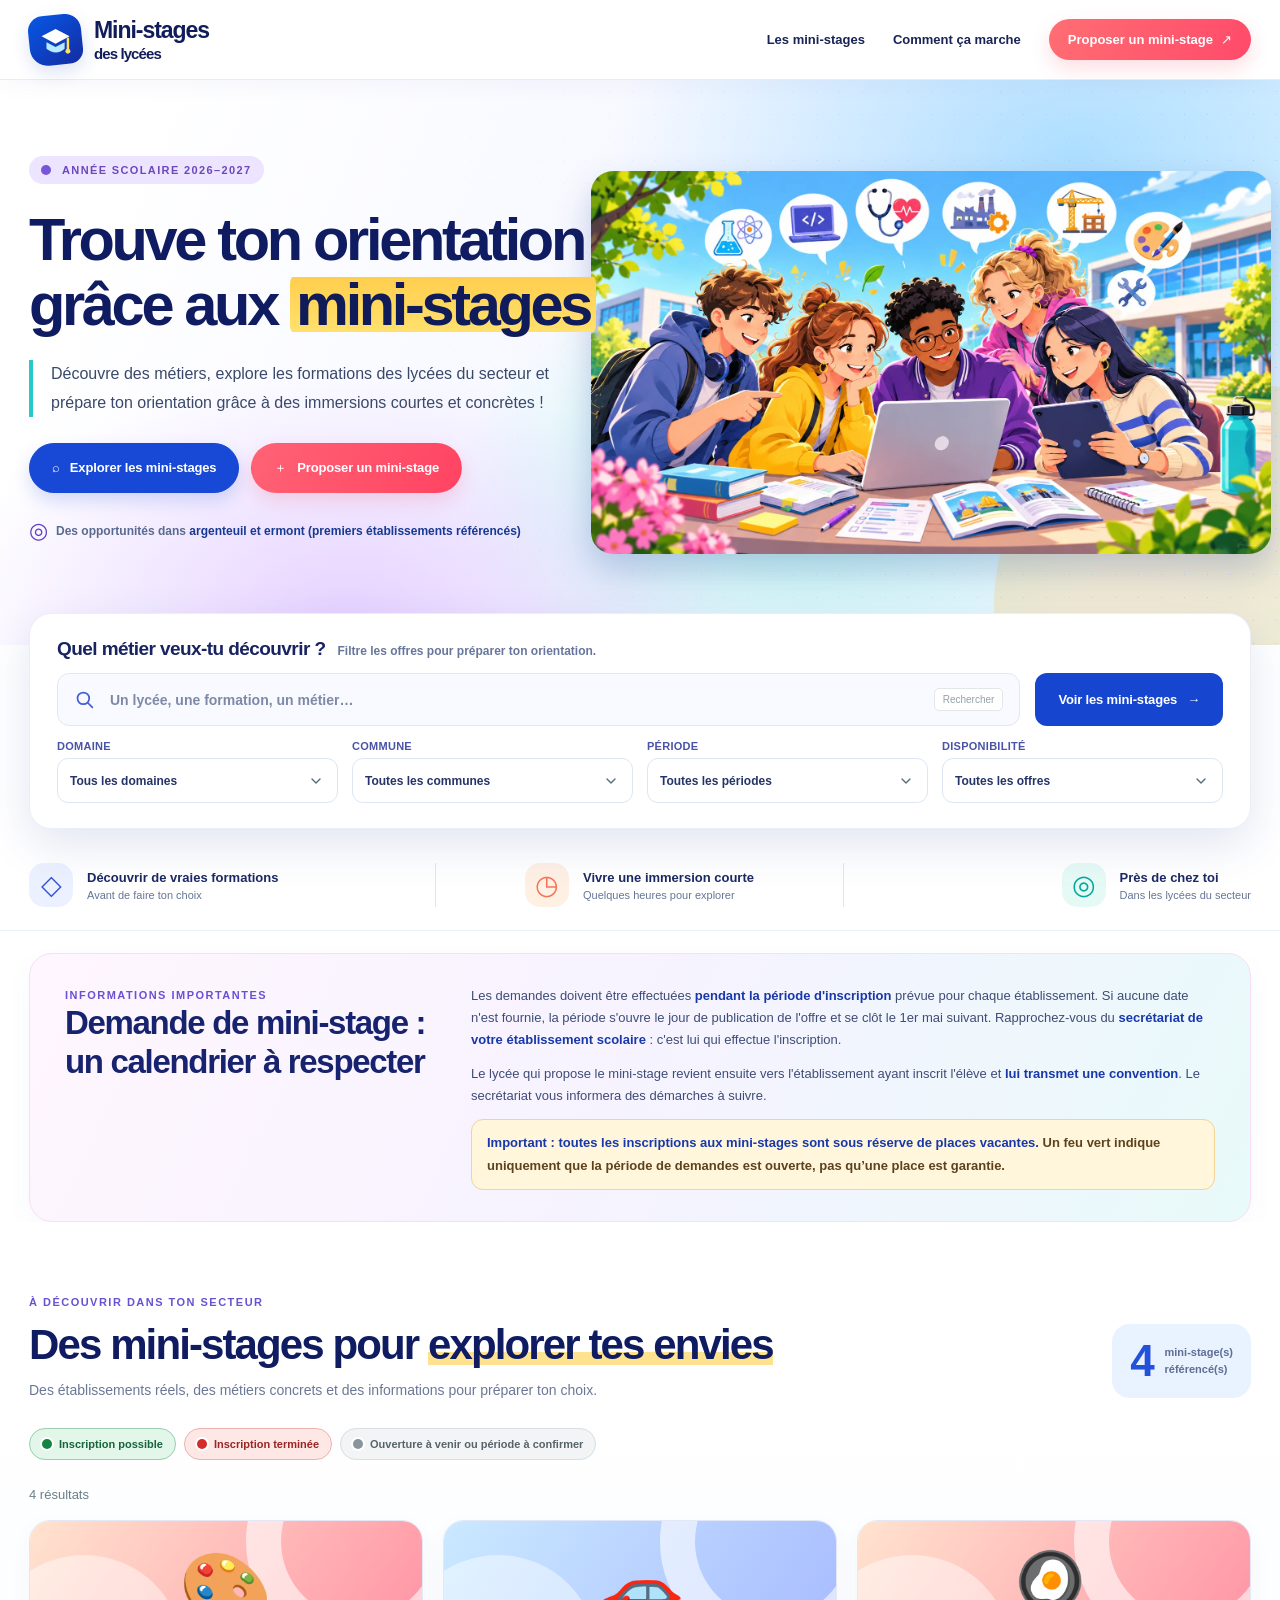
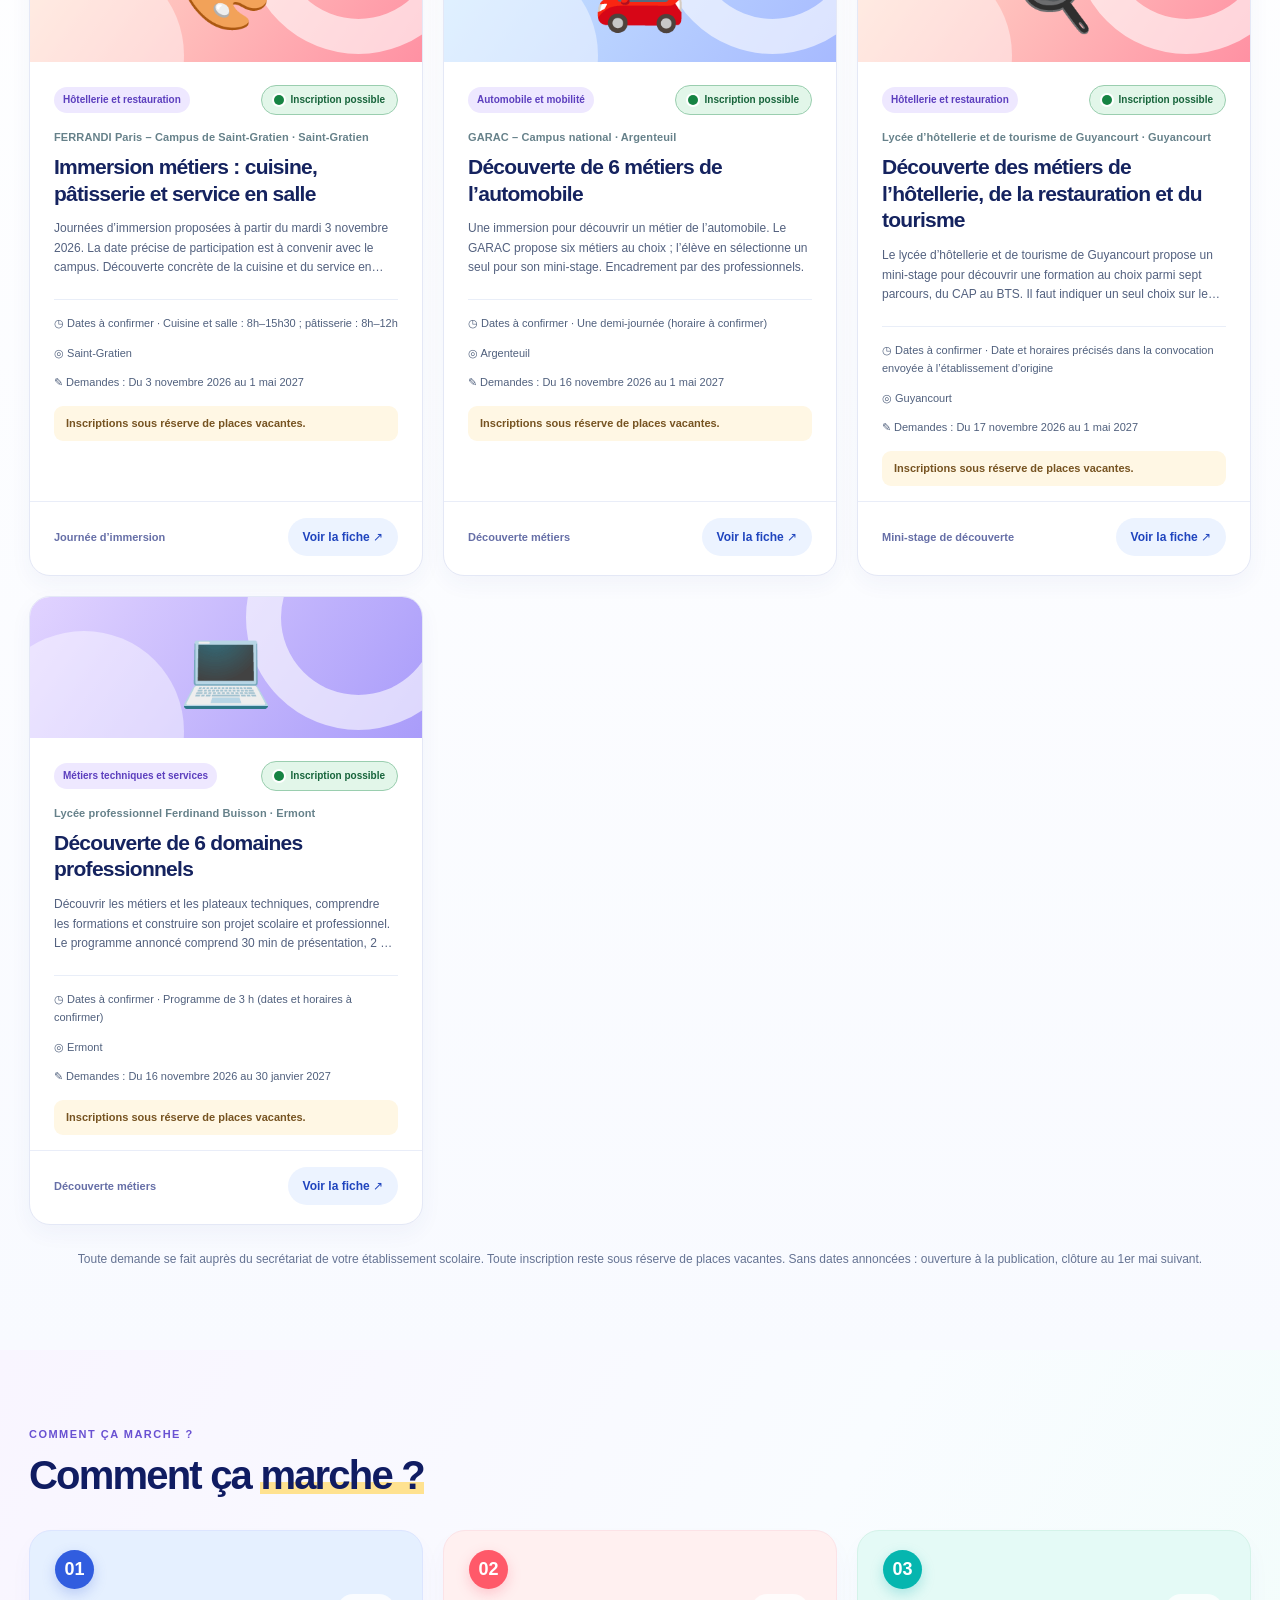
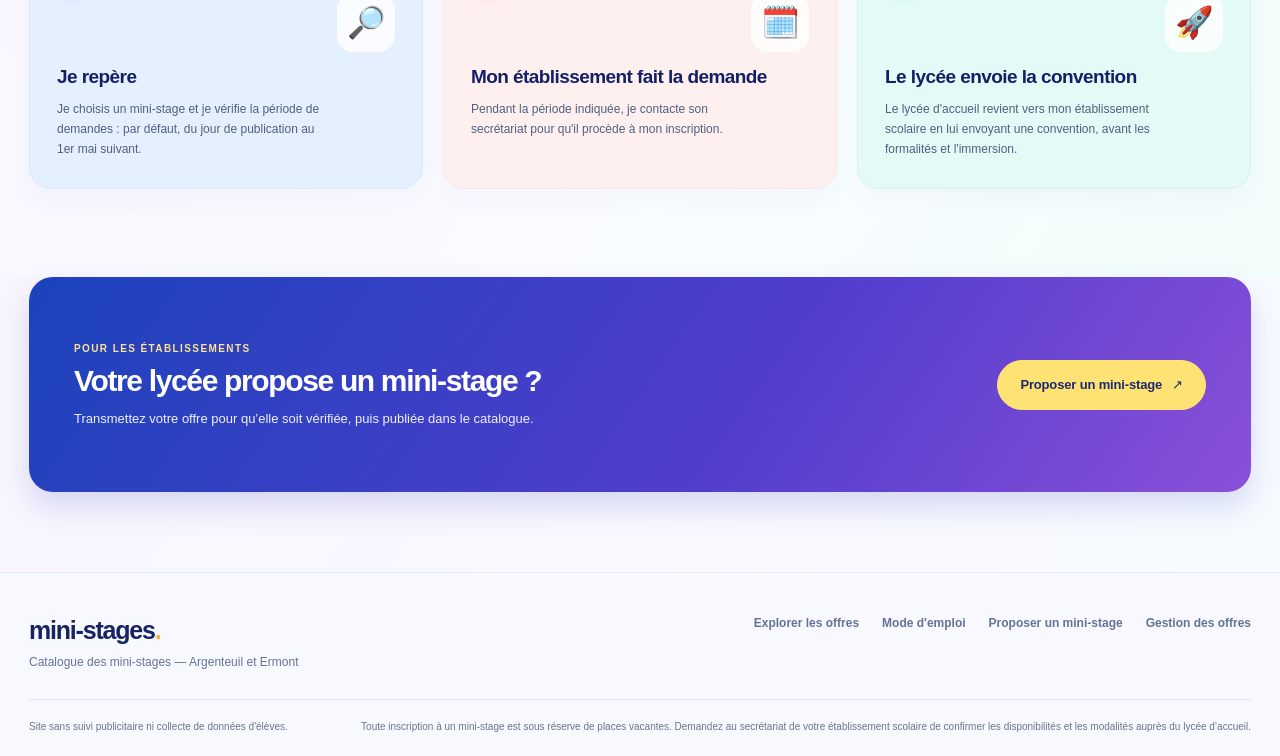
<file: index.html>
<!doctype html>
<html lang="fr">
<head>
  <meta charset="utf-8">
  <meta name="viewport" content="width=device-width, initial-scale=1">
  <meta name="theme-color" content="#1642C6">
  <meta name="description" content="Trouver un mini-stage dans les lycées de son secteur : formations, dates, communes et modalités d'inscription.">
  <title>Mini-stages des lycées — Explorer, découvrir, choisir</title>
  <link rel="icon" href="assets/favicon.svg" type="image/svg+xml">
  <link rel="stylesheet" href="styles.css">
  <link rel="stylesheet" href="theme-vibrant.css">
  <script src="app.js" defer></script>
</head>
<body>
  <a class="skip-link" href="#offres">Aller aux mini-stages</a>
  <div id="demoBanner" class="demo-banner" hidden role="status">
    <strong>Mode démonstration</strong> — Toutes les offres et tous les établissements affichés sont fictifs.
    <a href="./">Revenir aux offres réelles</a>
  </div>

  <header class="site-header">
    <div class="container nav-inner">
      <a href="./" class="brand" aria-label="Accueil des mini-stages">
        <span class="brand-mark" aria-hidden="true">
          <svg width="33" height="33" viewBox="0 0 40 40" fill="none"><path d="M3 15 20 6l17 9-17 9L3 15Z" fill="#fff"/><path d="M9 22v8c7 6 16 6 22 0v-8l-11 6L9 22Z" fill="#B7E9FF"/><path d="M35 18v12" stroke="#FFE05D" stroke-width="3" stroke-linecap="round"/><circle cx="35" cy="33" r="3" fill="#FFE05D"/></svg>
        </span>
        <span class="brand-text"><strong>Mini-stages</strong><small>des lycées</small></span>
      </a>
      <nav class="main-nav" aria-label="Navigation principale">
        <a href="#offres">Les mini-stages</a>
        <a href="#mode-emploi">Comment ça marche</a>
        <a class="nav-manage" href="proposer.html">Proposer un mini-stage <span aria-hidden="true">↗</span></a>
      </nav>
      <a class="mobile-nav-link" href="proposer.html">Proposer un mini-stage <span aria-hidden="true">↗</span></a>
    </div>
  </header>

  <main>
    <section class="hero" aria-labelledby="heroTitle">
      <div class="hero-grain" aria-hidden="true"></div>
      <div class="container hero-grid">
        <div class="hero-copy">
          <div class="eyebrow"><span class="eyebrow-line"></span><span id="schoolYear">ANNÉE SCOLAIRE 2026–2027</span></div>
          <h1 id="heroTitle">Trouve ton orientation grâce aux <em>mini-stages</em></h1>
          <p id="heroIntro">Découvre les formations proposées par les lycées et vis une immersion pour préparer ton orientation.</p>
          <div class="hero-actions">
            <a href="#recherche" class="button button-light"><span aria-hidden="true">⌕</span> Explorer les mini-stages</a>
            <a href="proposer.html" class="button button-coral"><span aria-hidden="true">＋</span> Proposer un mini-stage</a>
          </div>
          <div class="hero-location"><span aria-hidden="true">◎</span><span>Des opportunités dans <strong id="sectorName">votre secteur</strong></span></div>
        </div>
        <div class="hero-art">
          <img class="hero-illustration hero-illustration-user" loading="eager" fetchpriority="high" decoding="async" src="assets/hero-orientation-lycees.webp" width="1672" height="941"
               alt="Illustration de cinq élèves fictifs qui explorent ensemble leurs possibilités d’orientation autour d’un ordinateur et d’une tablette, avec des symboles de métiers.">
        </div>
      </div>
    </section>

    <section class="quick-search" id="recherche" aria-label="Rechercher un mini-stage">
      <div class="container">
        <div class="filter-panel">
          <div class="filter-head"><strong>Quel métier veux-tu découvrir ?</strong><span>Filtre les offres pour préparer ton orientation.</span></div>
          <div class="search-field">
            <span class="search-icon" aria-hidden="true"><svg viewBox="0 0 24 24" width="21" height="21" fill="none" stroke="currentColor" stroke-width="2" stroke-linecap="round"><circle cx="10.7" cy="10.7" r="6.7"/><path d="m16 16 5 5"/></svg></span>
            <label class="sr-only" for="searchInput">Rechercher un lycée, une formation ou un mot-clé</label>
            <input type="search" id="searchInput" placeholder="Un lycée, une formation, un métier…" autocomplete="off">
            <kbd class="desktop-only">Rechercher</kbd>
          </div>
          <div class="filter-row">
            <div class="filter-select"><label for="domainFilter">Domaine</label><select id="domainFilter"><option value="">Tous les domaines</option></select></div>
            <div class="filter-select"><label for="cityFilter">Commune</label><select id="cityFilter"><option value="">Toutes les communes</option></select></div>
            <div class="filter-select"><label for="monthFilter">Période</label><select id="monthFilter"><option value="">Toutes les périodes</option></select></div>
            <div class="filter-select"><label for="statusFilter">Disponibilité</label><select id="statusFilter"><option value="all">Toutes les offres</option><option value="open">🟢 Inscription possible</option><option value="upcoming">À venir</option></select></div>
          </div>
          <a class="button filter-submit" href="#offres">Voir les mini-stages <span aria-hidden="true">→</span></a>
        </div>
      </div>
    </section>

    <section class="highlights" aria-label="Les avantages des mini-stages">
      <div class="container highlights-grid">
        <div class="highlight"><span class="highlight-icon" aria-hidden="true">◇</span><span><strong>Découvrir de vraies formations</strong><small>Avant de faire ton choix</small></span></div>
        <div class="highlight"><span class="highlight-icon" aria-hidden="true">◷</span><span><strong>Vivre une immersion courte</strong><small>Quelques heures pour explorer</small></span></div>
        <div class="highlight"><span class="highlight-icon" aria-hidden="true">◎</span><span><strong>Près de chez toi</strong><small>Dans les lycées du secteur</small></span></div>
      </div>
    </section>

    <section class="request-notice" aria-labelledby="requestNoticeTitle">
      <div class="container"><div class="request-notice-inner">
        <div><span class="section-kicker">INFORMATIONS IMPORTANTES</span><h2 id="requestNoticeTitle">Demande de mini-stage : un calendrier à respecter</h2></div>
        <div><p>Les demandes doivent être effectuées <strong>pendant la période d'inscription</strong> prévue pour chaque établissement. Si aucune date n'est fournie, la période s'ouvre le jour de publication de l'offre et se clôt le 1er mai suivant. Rapprochez-vous du <strong>secrétariat de votre établissement scolaire</strong> : c'est lui qui effectue l'inscription.</p><p>Le lycée qui propose le mini-stage revient ensuite vers l'établissement ayant inscrit l'élève et <strong>lui transmet une convention</strong>. Le secrétariat vous informera des démarches à suivre.</p><p class="availability-notice"><strong>Important : toutes les inscriptions aux mini-stages sont sous réserve de places vacantes.</strong> Un feu vert indique uniquement que la période de demandes est ouverte, pas qu’une place est garantie.</p></div>
      </div></div>
    </section>

    <section class="listing-section" id="offres" aria-labelledby="offersHeading">
      <div class="container">
        <div class="section-heading">
          <div><div class="section-kicker">À DÉCOUVRIR DANS TON SECTEUR</div><h2 id="offersHeading">Des mini-stages pour <span class="accent-underline">explorer tes envies</span></h2><p>Des établissements réels, des métiers concrets et des informations pour préparer ton choix.</p></div>
          <div class="section-count" aria-live="polite"><strong id="totalCount">—</strong><span>mini-stage(s)<br>référencé(s)</span></div>
        </div>



        <div class="status-legend" aria-label="Légende des inscriptions">
          <span class="tag status open">Inscription possible</span>
          <span class="tag status closed">Inscription terminée</span>
          <span class="tag status upcoming">Ouverture à venir ou période à confirmer</span>
        </div>

        <div class="results-header"><p id="resultsLabel" aria-live="polite">Chargement des mini-stages…</p><button type="button" class="clear-filters" id="clearFilters" hidden>Effacer les filtres <span aria-hidden="true">↗</span></button></div>
        <div id="cardsGrid" class="cards-grid" aria-live="polite" aria-busy="true"></div>
        <div id="emptyState" class="empty-state" hidden>
          <div class="empty-illustration" aria-hidden="true">✧</div>
          <h3 id="emptyHeading">Aucun mini-stage pour le moment</h3>
          <p id="emptyText">Les offres des lycées apparaîtront ici dès leur publication.</p>
          <div class="empty-actions"><button type="button" id="emptyReset" class="button button-dark" hidden>Réinitialiser les filtres</button><a id="demoLink" class="button button-outline" href="?demo=1">Découvrir le site en démonstration</a></div>
        </div>
        <p class="data-note" id="dataNote">Toute demande se fait auprès du secrétariat de votre établissement scolaire. Toute inscription reste sous réserve de places vacantes. Sans dates annoncées : ouverture à la publication, clôture au 1er mai suivant.</p>
      </div>
    </section>

    <section class="steps-section" id="mode-emploi" aria-labelledby="stepsHeading">
      <div class="container">
        <div class="section-kicker">COMMENT ÇA MARCHE ?</div>
        <h2 id="stepsHeading">Comment ça <span class="accent-underline">marche ?</span></h2>
        <div class="steps-grid">
          <article class="step"><span class="step-num">01</span><div class="step-pict" aria-hidden="true">🔎</div><h3>Je repère</h3><p>Je choisis un mini-stage et je vérifie la période de demandes : par défaut, du jour de publication au 1er mai suivant.</p></article>
          <article class="step"><span class="step-num">02</span><div class="step-pict" aria-hidden="true">🗓️</div><h3>Mon établissement fait la demande</h3><p>Pendant la période indiquée, je contacte son secrétariat pour qu'il procède à mon inscription.</p></article>
          <article class="step"><span class="step-num">03</span><div class="step-pict" aria-hidden="true">🚀</div><h3>Le lycée envoie la convention</h3><p>Le lycée d'accueil revient vers mon établissement scolaire en lui envoyant une convention, avant les formalités et l'immersion.</p></article>
        </div>
      </div>
    </section>

    <section class="help-section"><div class="container"><div class="help-card"><div><span class="help-kicker">POUR LES ÉTABLISSEMENTS</span><h2>Votre lycée propose un mini-stage ?</h2><p>Transmettez votre offre pour qu’elle soit vérifiée, puis publiée dans le catalogue.</p></div><a class="button button-light" href="proposer.html">Proposer un mini-stage <span aria-hidden="true">↗</span></a></div></div></section>
  </main>

  <footer class="site-footer"><div class="container footer-main"><div><strong>mini-stages<span class="brand-dot">.</span></strong><p id="footerOrg">Un outil pour l'orientation des élèves du secteur.</p></div><div class="footer-links"><a href="#offres">Explorer les offres</a><a href="#mode-emploi">Mode d'emploi</a><a href="proposer.html">Proposer un mini-stage</a><a href="admin.html">Gestion des offres</a><a id="contactLink" href="#" hidden>Contacter la coordination</a></div></div><div class="container footer-bottom"><span>Site sans suivi publicitaire ni collecte de données d'élèves.</span><span id="footerNotice">Pour les inscriptions, contactez le secrétariat de votre établissement scolaire.</span></div></footer>

  <dialog id="detailDialog" class="detail-dialog" aria-labelledby="detailTitle"><div id="detailContent"></div></dialog>
</body>
</html>
</file>
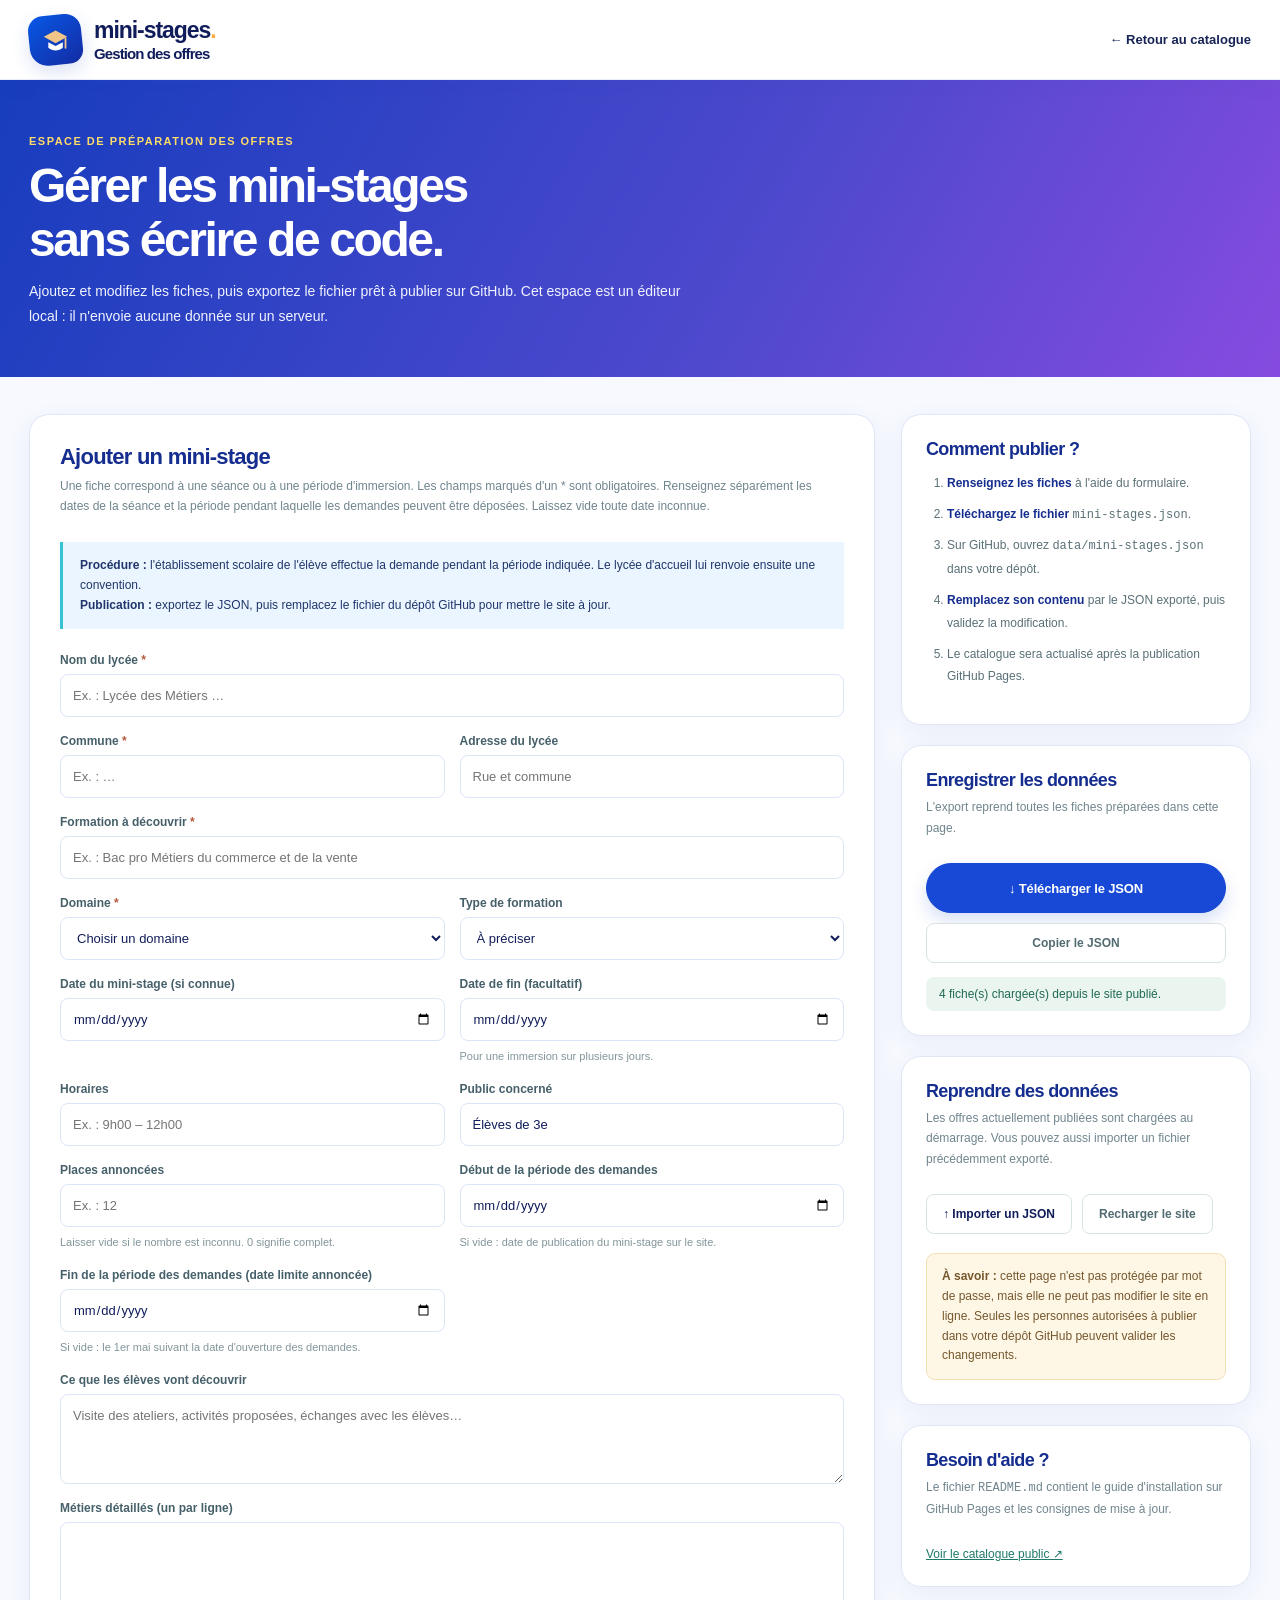
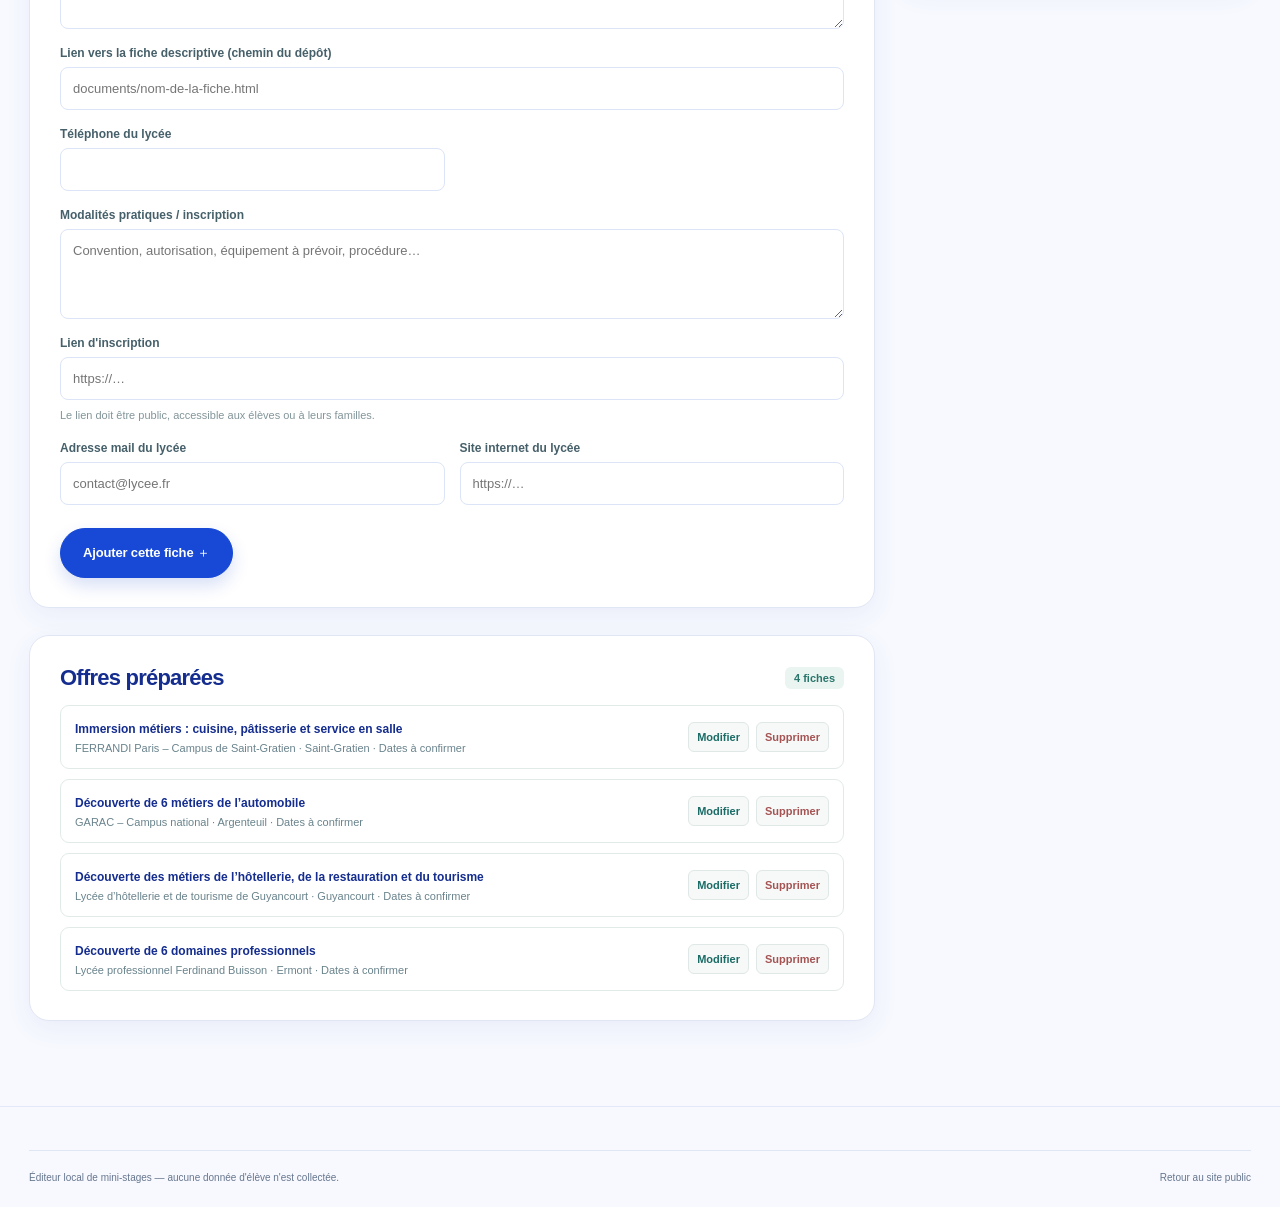
<file: admin.html>
<!doctype html>
<html lang="fr">
<head>
  <meta charset="utf-8"><meta name="viewport" content="width=device-width, initial-scale=1">
  <meta name="theme-color" content="#1749D6"><meta name="robots" content="noindex,nofollow">
  <title>Gestion des offres — Mini-stages des lycées</title>
  <link rel="icon" href="assets/favicon.svg" type="image/svg+xml"><link rel="stylesheet" href="styles.css"><link rel="stylesheet" href="theme-vibrant.css"><script src="admin.js" defer></script>
</head>
<body class="admin-body">
  <a href="#formTitle" class="skip-link">Aller au formulaire</a>
  <header class="site-header"><div class="container nav-inner"><a href="./" class="brand" aria-label="Retour au catalogue"><span class="brand-mark" aria-hidden="true"><svg width="29" height="29" viewBox="0 0 32 32" fill="none"><path d="M3 12 16 5l13 7-13 7L3 12Z" fill="#F0C587"/><path d="M8 18v6c5 4 11 4 16 0v-6l-8 4-8-4Z" fill="white"/><path d="M27 14v10" stroke="#F0C587" stroke-width="2" stroke-linecap="round"/></svg></span><span class="brand-text"><strong>mini-stages<span class="brand-dot">.</span></strong><small>Gestion des offres</small></span></a><nav class="main-nav" aria-label="Navigation"><a href="./">← Retour au catalogue</a></nav><a class="mobile-nav-link" href="./">← Le site</a></div></header>
  <main>
    <section class="admin-top"><div class="container"><div class="section-kicker">ESPACE DE PRÉPARATION DES OFFRES</div><h1>Gérer les mini-stages<br>sans écrire de code.</h1><p>Ajoutez et modifiez les fiches, puis exportez le fichier prêt à publier sur GitHub. Cet espace est un éditeur local : il n'envoie aucune donnée sur un serveur.</p></div></section>
    <div class="container admin-layout">
      <div>
        <section class="admin-panel" aria-labelledby="formTitle"><h2 id="formTitle">Ajouter un mini-stage</h2><p class="subtle">Une fiche correspond à une séance ou à une période d'immersion. Les champs marqués d'un * sont obligatoires. Renseignez séparément les dates de la séance et la période pendant laquelle les demandes peuvent être déposées. Laissez vide toute date inconnue.</p>
          <div class="admin-intro-note"><strong>Procédure :</strong> l'établissement scolaire de l'élève effectue la demande pendant la période indiquée. Le lycée d'accueil lui renvoie ensuite une convention.<br><strong>Publication :</strong> exportez le JSON, puis remplacez le fichier du dépôt GitHub pour mettre le site à jour.</div>
          <form id="stageForm" class="admin-form"><input type="hidden" id="date_publication" name="date_publication">
            <div class="field wide"><label for="lycee">Nom du lycée <span class="req">*</span></label><input id="lycee" name="lycee" required maxlength="140" placeholder="Ex. : Lycée des Métiers …"></div>
            <div class="field"><label for="commune">Commune <span class="req">*</span></label><input id="commune" name="commune" required maxlength="90" placeholder="Ex. : …"></div>
            <div class="field"><label for="adresse">Adresse du lycée</label><input id="adresse" name="adresse" maxlength="240" placeholder="Rue et commune"></div>
            <div class="field wide"><label for="formation">Formation à découvrir <span class="req">*</span></label><input id="formation" name="formation" required maxlength="170" placeholder="Ex. : Bac pro Métiers du commerce et de la vente"></div>
            <div class="field"><label for="domaine">Domaine <span class="req">*</span></label><select id="domaine" name="domaine" required><option value="">Choisir un domaine</option><option>Arts, design et communication</option><option>Bâtiment et travaux publics</option><option>Commerce et vente</option><option>Énergie et industrie</option><option>Hôtellerie et restauration</option><option>Numérique</option><option>Santé et social</option><option>Transport et logistique</option><option>Agriculture et environnement</option><option>Services et administration</option><option>Automobile et mobilité</option><option>Métiers techniques et services</option><option>Découverte métiers</option><option>Autre</option></select></div>
            <div class="field"><label for="type_formation">Type de formation</label><select id="type_formation" name="type_formation"><option value="">À préciser</option><option>CAP</option><option>Bac pro</option><option>Bac techno</option><option>Bac général</option><option>Seconde professionnelle</option><option>BTS</option><option>Autre</option></select></div>
            <div class="field"><label for="date_debut">Date du mini-stage (si connue)</label><input id="date_debut" name="date_debut" type="date"></div>
            <div class="field"><label for="date_fin">Date de fin (facultatif)</label><input id="date_fin" name="date_fin" type="date"><span class="hint">Pour une immersion sur plusieurs jours.</span></div>
            <div class="field"><label for="horaire">Horaires</label><input id="horaire" name="horaire" placeholder="Ex. : 9h00 – 12h00" maxlength="80"></div>
            <div class="field"><label for="public">Public concerné</label><input id="public" name="public" value="Élèves de 3e" maxlength="90"></div>
            <div class="field"><label for="places">Places annoncées</label><input id="places" name="places" type="number" min="0" step="1" placeholder="Ex. : 12"><span class="hint">Laisser vide si le nombre est inconnu. 0 signifie complet.</span></div>
            <div class="field"><label for="date_ouverture_inscription">Début de la période des demandes</label><input id="date_ouverture_inscription" name="date_ouverture_inscription" type="date"><span class="hint">Si vide : date de publication du mini-stage sur le site.</span></div>
            <div class="field"><label for="date_limite_inscription">Fin de la période des demandes (date limite annoncée)</label><input id="date_limite_inscription" name="date_limite_inscription" type="date"><span class="hint">Si vide : le 1er mai suivant la date d'ouverture des demandes.</span></div>
            <div class="field wide"><label for="description">Ce que les élèves vont découvrir</label><textarea id="description" name="description" rows="3" maxlength="1400" placeholder="Visite des ateliers, activités proposées, échanges avec les élèves…"></textarea></div>
            <div class="field wide"><label for="metiers">Métiers détaillés (un par ligne)</label><textarea id="metiers" name="metiers" rows="4"></textarea></div><div class="field wide"><label for="url_document">Lien vers la fiche descriptive (chemin du dépôt)</label><input id="url_document" name="url_document" placeholder="documents/nom-de-la-fiche.html"></div><div class="field"><label for="contact_telephone">Téléphone du lycée</label><input id="contact_telephone" name="contact_telephone" type="tel"></div><div class="field wide"><label for="modalites">Modalités pratiques / inscription</label><textarea id="modalites" name="modalites" rows="3" maxlength="1400" placeholder="Convention, autorisation, équipement à prévoir, procédure…"></textarea></div>
            <div class="field wide"><label for="url_inscription">Lien d'inscription</label><input id="url_inscription" name="url_inscription" type="url" placeholder="https://…"><span class="hint">Le lien doit être public, accessible aux élèves ou à leurs familles.</span></div>
            <div class="field"><label for="contact_email">Adresse mail du lycée</label><input id="contact_email" name="contact_email" type="email" placeholder="contact@lycee.fr"></div>
            <div class="field"><label for="url_lycee">Site internet du lycée</label><input id="url_lycee" name="url_lycee" type="url" placeholder="https://…"></div>
            <div class="admin-form-actions"><button type="submit" class="button button-dark" id="saveButton">Ajouter cette fiche <span aria-hidden="true">＋</span></button><button type="button" class="admin-secondary" id="cancelEdit" hidden>Annuler la modification</button></div>
          </form>
          <p role="status" id="formStatus" class="admin-status" hidden></p>
        </section>
        <section class="admin-panel admin-records" aria-labelledby="recordsTitle"><div class="admin-records-head"><h2 id="recordsTitle">Offres préparées</h2><span class="admin-count" id="recordCount">0 fiche</span></div><div id="recordsList" class="record-list"></div></section>
      </div>
      <aside class="admin-sidebar" aria-label="Guide de publication">
        <section class="admin-panel"><h2>Comment publier ?</h2><ol class="admin-steps"><li><strong>Renseignez les fiches</strong> à l'aide du formulaire.</li><li><strong>Téléchargez le fichier</strong> <code>mini-stages.json</code>.</li><li>Sur GitHub, ouvrez <code>data/mini-stages.json</code> dans votre dépôt.</li><li><strong>Remplacez son contenu</strong> par le JSON exporté, puis validez la modification.</li><li>Le catalogue sera actualisé après la publication GitHub Pages.</li></ol></section>
        <section class="admin-panel"><h2>Enregistrer les données</h2><p class="subtle">L'export reprend toutes les fiches préparées dans cette page.</p><div class="admin-actions"><button type="button" id="downloadButton" class="button button-dark">↓ Télécharger le JSON</button><button type="button" id="copyButton" class="admin-secondary">Copier le JSON</button></div><p role="status" id="exportStatus" class="admin-status" hidden></p></section>
        <section class="admin-panel"><h2>Reprendre des données</h2><p class="subtle">Les offres actuellement publiées sont chargées au démarrage. Vous pouvez aussi importer un fichier précédemment exporté.</p><div class="import-row"><label class="import-label" for="importFile">↑ Importer un JSON<input type="file" id="importFile" accept="application/json,.json"></label><button class="admin-secondary" type="button" id="reloadButton">Recharger le site</button></div><div class="admin-alert"><strong>À savoir :</strong> cette page n'est pas protégée par mot de passe, mais elle ne peut pas modifier le site en ligne. Seules les personnes autorisées à publier dans votre dépôt GitHub peuvent valider les changements.</div></section>
        <section class="admin-panel"><h2>Besoin d'aide ?</h2><p class="subtle">Le fichier <code>README.md</code> contient le guide d'installation sur GitHub Pages et les consignes de mise à jour.</p><a class="compact-link" href="./">Voir le catalogue public ↗</a></section>
      </aside>
    </div>
  </main>
  <footer class="site-footer"><div class="container footer-bottom"><span>Éditeur local de mini-stages — aucune donnée d'élève n'est collectée.</span><a href="./">Retour au site public</a></div></footer>
</body>
</html>
</file>
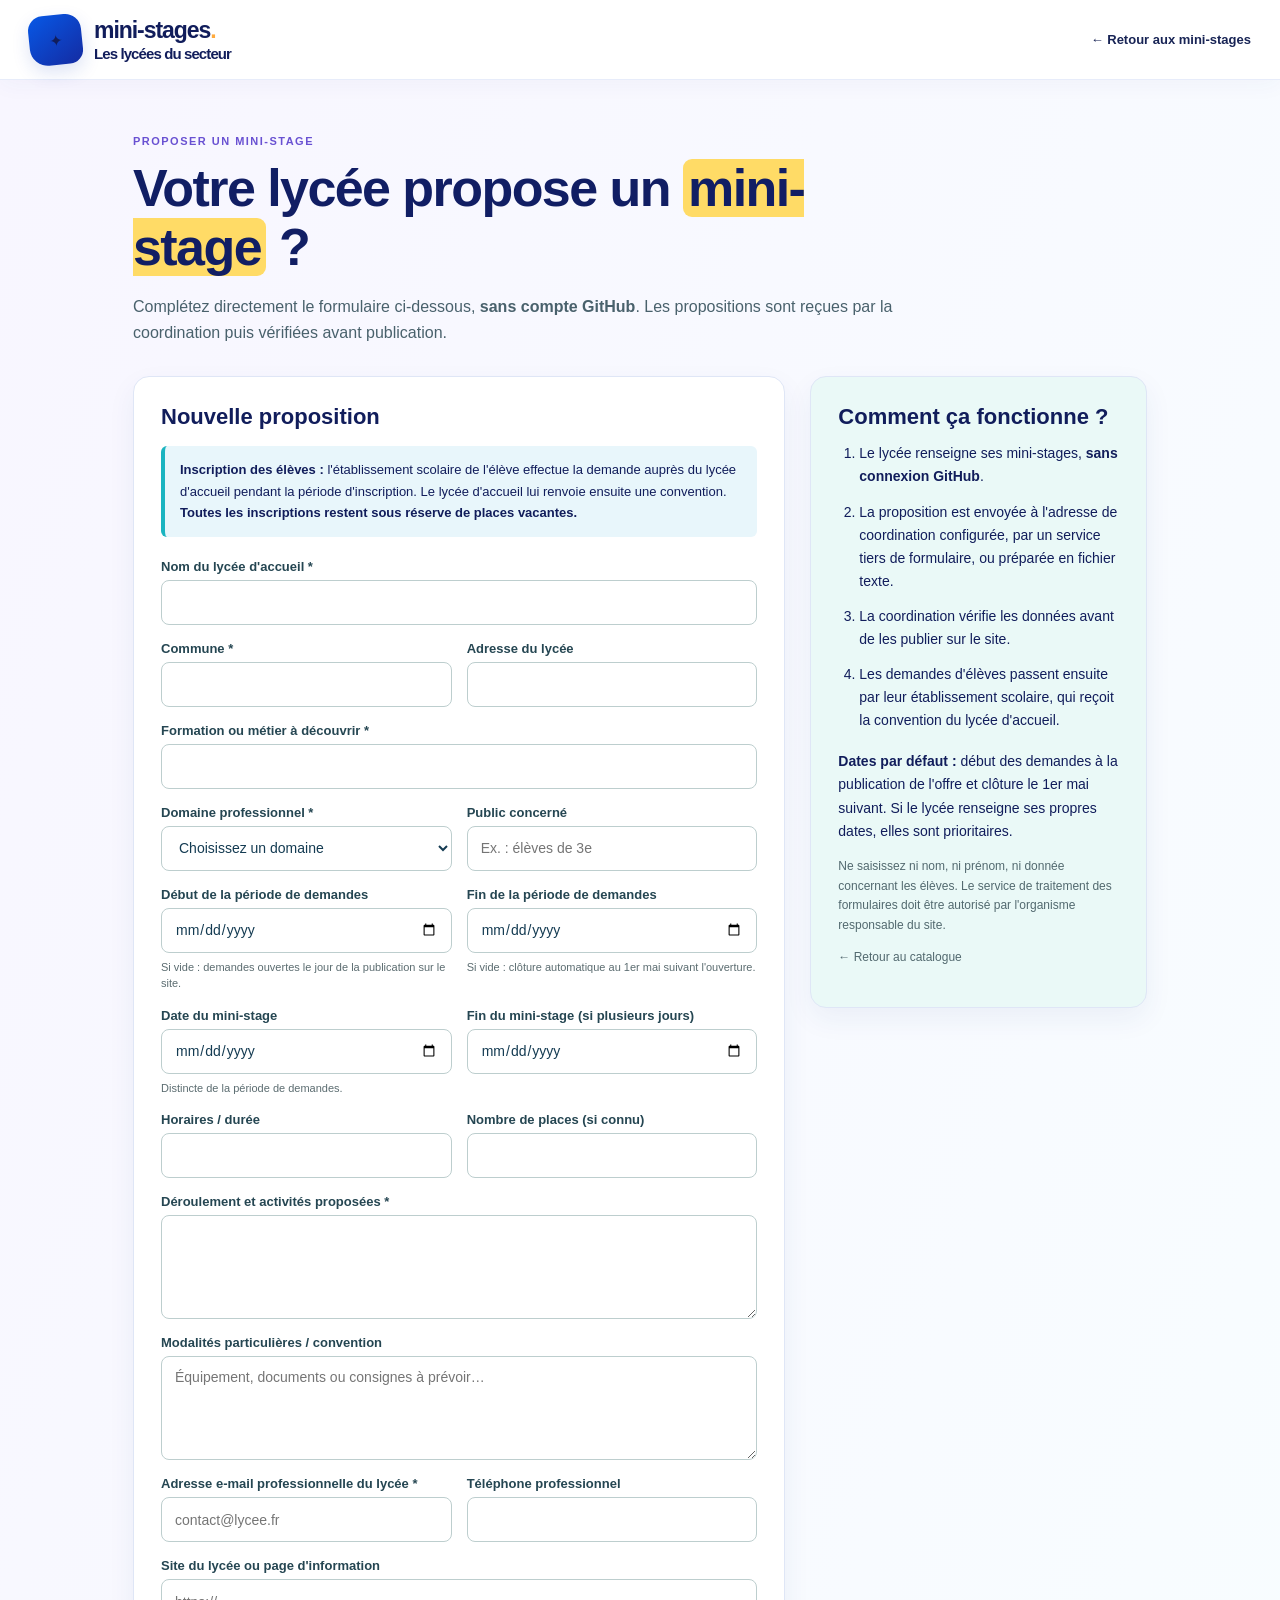
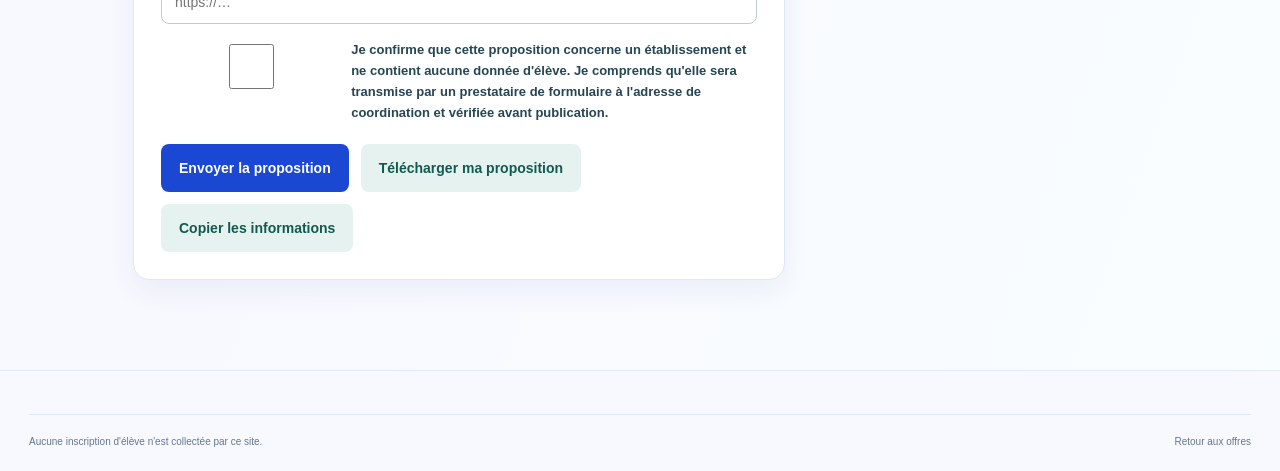
<file: proposer.html>
<!doctype html>
<html lang="fr">
<head>
  <meta charset="utf-8">
  <meta name="viewport" content="width=device-width,initial-scale=1">
  <meta name="theme-color" content="#1749D6">
  <meta name="description" content="Proposer un mini-stage dans un lycée : formulaire sans compte GitHub. Les offres sont vérifiées avant publication.">
  <title>Proposer un mini-stage — Les lycées du secteur</title>
  <link rel="icon" href="assets/favicon.svg" type="image/svg+xml">
  <link rel="stylesheet" href="styles.css">
  <script src="proposer.js" defer></script>
  <style>
    .proposal-main{background:#fafcfc;padding:55px 0 90px;min-height:75vh}
    .proposal-shell{max-width:1050px;margin:0 auto;padding:0 18px}
    .proposal-top{max-width:780px}.proposal-top h1{font-size:clamp(31px,4.5vw,52px);line-height:1.14;letter-spacing:-.03em;margin:7px 0 15px}
    .proposal-top p{font-size:16px;line-height:1.65;color:#49616c}
    .proposal-layout{display:grid;grid-template-columns:minmax(0,1.55fr) minmax(240px,.8fr);gap:25px;margin-top:30px;align-items:start}
    .proposal-panel{border:1px solid #d6e2e0;border-radius:16px;background:#fff;padding:27px;box-shadow:0 12px 25px #12333a08}
    .proposal-panel h2{font-size:22px;margin:0 0 12px}.proposal-panel p,.proposal-panel li{font-size:14px;line-height:1.65}
    .proposal-side{background:#edf7f5}.proposal-side ol,.proposal-side ul{padding-left:21px;margin:10px 0 18px}
    .proposal-side li{margin:12px 0}
    .proposal-form{display:grid;grid-template-columns:1fr 1fr;gap:16px 15px}
    .proposal-field{min-width:0;display:flex;flex-direction:column;gap:6px}
    .proposal-field.wide{grid-column:1/-1}
    .proposal-field label{font-size:13px;font-weight:800;color:#254652}
    .proposal-field input,.proposal-field select,.proposal-field textarea{border:1px solid #bdcece;border-radius:8px;background:white;color:#143b52;padding:12px 13px;width:100%;font:inherit;font-size:14px;min-height:45px}
    .proposal-field textarea{min-height:104px;resize:vertical}
    .proposal-field input:focus,.proposal-field select:focus,.proposal-field textarea:focus{outline:3px solid #c6e8e1;outline-offset:1px;border-color:#237b6d}
    .proposal-help{font-size:11px;color:#5b6c70;line-height:1.5}
    .proposal-notice{padding:13px 15px;background:#f0f7f5;border-left:4px solid #2f8878;border-radius:6px;margin:16px 0 22px;font-size:13px;line-height:1.65}
    .proposal-alert{padding:13px 15px;background:#fff4e8;border-left:4px solid #b87925;border-radius:6px;margin-bottom:20px;font-size:13px;line-height:1.65}
    .proposal-actions{grid-column:1/-1;display:flex;gap:12px;flex-wrap:wrap;margin-top:5px}
    .proposal-action{border:0;border-radius:8px;background:#153f52;color:white;padding:14px 18px;min-height:48px;font-weight:800;cursor:pointer;font-size:14px}
    .proposal-action:disabled{background:#738991;cursor:not-allowed}
    .proposal-action.secondary{background:#e5f2ef;color:#125a50}
    .proposal-action.secondary:hover{background:#cce8e1}
    #formStatus{grid-column:1/-1;font-size:13px;line-height:1.5;margin:0}
    #formStatus.error{color:#af2626}
    #formStatus.success{color:#1b7247}
    .proposal-checkbox{display:flex;align-items:start;gap:10px;line-height:1.6;font-size:13px}
    .proposal-checkbox input{margin-top:4px}
    .proposal-footer{font-size:12px!important;color:#52696f}
    @media(max-width:760px){.proposal-layout{grid-template-columns:1fr}.proposal-main{padding:35px 0 58px}.proposal-panel{padding:21px}}
    @media(max-width:480px){.proposal-form{grid-template-columns:1fr}.proposal-actions{flex-direction:column}.proposal-action{width:100%}}
  </style>
  <link rel="stylesheet" href="theme-vibrant.css">
</head>
<body>
  <a class="skip-link" href="#proposalForm">Aller au formulaire</a>
  <header class="site-header"><div class="container nav-inner">
    <a href="./" class="brand" aria-label="Accueil du catalogue"><span class="brand-mark" aria-hidden="true">✦</span><span class="brand-text"><strong>mini-stages<span class="brand-dot">.</span></strong><small>Les lycées du secteur</small></span></a>
    <nav class="main-nav" aria-label="Navigation"><a href="./">← Retour aux mini-stages</a></nav>
    <a class="mobile-nav-link" href="./">← Le catalogue</a>
  </div></header>
  <main class="proposal-main"><div class="proposal-shell">
    <div class="proposal-top">
      <div class="section-kicker">PROPOSER UN MINI-STAGE</div>
      <h1>Votre lycée propose un <em>mini-stage</em> ?</h1>
      <p>Complétez directement le formulaire ci-dessous, <strong>sans compte GitHub</strong>. Les propositions sont reçues par la coordination puis vérifiées avant publication.</p>
    </div>
    <div class="proposal-layout">
      <section class="proposal-panel" aria-labelledby="formTitle">
        <h2 id="formTitle">Nouvelle proposition</h2>
        <div class="proposal-notice"><strong>Inscription des élèves :</strong> l'établissement scolaire de l'élève effectue la demande auprès du lycée d'accueil pendant la période d'inscription. Le lycée d'accueil lui renvoie ensuite une convention. <strong>Toutes les inscriptions restent sous réserve de places vacantes.</strong></div>
        <div class="proposal-alert" id="configurationNotice" role="status" hidden>
          <strong>Réception des propositions à activer :</strong> le formulaire est prêt, mais aucune adresse e-mail de coordination n'a encore été renseignée. Vous pouvez déjà remplir et télécharger une proposition. Son envoi en ligne sera disponible dès la configuration.
        </div>
        <form id="proposalForm" class="proposal-form" method="POST" accept-charset="UTF-8">
          <input type="hidden" name="_subject" value="Nouvelle proposition de mini-stage">
          <input type="hidden" name="_template" value="table">
          <input type="hidden" name="_next" id="nextUrl">
          <input type="hidden" name="_url" id="sourceUrl">
          <div style="position:absolute;left:-9999px" aria-hidden="true"><label>Ne pas remplir<input name="_honey" tabindex="-1" autocomplete="off"></label></div>
          <div class="proposal-field wide"><label for="lycee">Nom du lycée d'accueil *</label><input id="lycee" name="Lycée d'accueil" required maxlength="140" autocomplete="organization"></div>
          <div class="proposal-field"><label for="commune">Commune *</label><input id="commune" name="Commune" required maxlength="90"></div>
          <div class="proposal-field"><label for="adresse">Adresse du lycée</label><input id="adresse" name="Adresse" maxlength="240"></div>
          <div class="proposal-field wide"><label for="formation">Formation ou métier à découvrir *</label><input id="formation" name="Formation" required maxlength="170"></div>
          <div class="proposal-field"><label for="domaine">Domaine professionnel *</label><select id="domaine" name="Domaine" required>
            <option value="">Choisissez un domaine</option>
            <option>Automobile et mobilité</option><option>Bâtiment et travaux publics</option><option>Commerce et vente</option><option>Énergie et industrie</option><option>Hôtellerie et restauration</option><option>Numérique</option><option>Santé et social</option><option>Transport et logistique</option><option>Arts, design et communication</option><option>Agriculture et environnement</option><option>Services et administration</option><option>Métiers techniques et services</option><option>Autre</option>
          </select></div>
          <div class="proposal-field"><label for="public">Public concerné</label><input id="public" name="Public concerné" maxlength="90" placeholder="Ex. : élèves de 3e"></div>
          <div class="proposal-field"><label for="date_ouverture_inscription">Début de la période de demandes</label><input id="date_ouverture_inscription" name="Ouverture des demandes" type="date"><span class="proposal-help">Si vide : demandes ouvertes le jour de la publication sur le site.</span></div>
          <div class="proposal-field"><label for="date_limite_inscription">Fin de la période de demandes</label><input id="date_limite_inscription" name="Clôture des demandes" type="date"><span class="proposal-help">Si vide : clôture automatique au 1er mai suivant l'ouverture.</span></div>
          <div class="proposal-field"><label for="date_debut">Date du mini-stage</label><input id="date_debut" name="Date du mini-stage" type="date"><span class="proposal-help">Distincte de la période de demandes.</span></div>
          <div class="proposal-field"><label for="date_fin">Fin du mini-stage (si plusieurs jours)</label><input id="date_fin" name="Fin du mini-stage" type="date"></div>
          <div class="proposal-field"><label for="horaire">Horaires / durée</label><input id="horaire" name="Horaires et durée" maxlength="100"></div>
          <div class="proposal-field"><label for="places">Nombre de places (si connu)</label><input id="places" name="Places" type="number" min="0" max="99999" step="1"></div>
          <div class="proposal-field wide"><label for="description">Déroulement et activités proposées *</label><textarea id="description" name="Description" required maxlength="1400"></textarea></div>
          <div class="proposal-field wide"><label for="modalites">Modalités particulières / convention</label><textarea id="modalites" name="Modalités" maxlength="1400" placeholder="Équipement, documents ou consignes à prévoir…"></textarea></div>
          <div class="proposal-field"><label for="contact_email">Adresse e-mail professionnelle du lycée *</label><input id="contact_email" name="email" type="email" required maxlength="190" autocomplete="email" placeholder="contact@lycee.fr"></div>
          <div class="proposal-field"><label for="contact_telephone">Téléphone professionnel</label><input id="contact_telephone" name="Téléphone professionnel" type="tel" maxlength="30"></div>
          <div class="proposal-field wide"><label for="url_lycee">Site du lycée ou page d'information</label><input id="url_lycee" name="Site du lycée" type="url" placeholder="https://…"></div>
          <div class="proposal-field wide">
            <label class="proposal-checkbox" for="engagement"><input type="checkbox" id="engagement" required> <span>Je confirme que cette proposition concerne un établissement et ne contient <strong>aucune donnée d'élève</strong>. Je comprends qu'elle sera transmise par un prestataire de formulaire à l'adresse de coordination et vérifiée avant publication.</span></label>
          </div>
          <div class="proposal-actions">
            <button class="proposal-action" id="submitProposal" type="submit" disabled>Envoyer la proposition</button>
            <button class="proposal-action secondary" id="downloadProposal" type="button">Télécharger ma proposition</button>
            <button class="proposal-action secondary" id="copyProposal" type="button">Copier les informations</button>
          </div>
          <p role="status" id="formStatus" hidden></p>
        </form>
      </section>
      <aside class="proposal-panel proposal-side">
        <h2>Comment ça fonctionne ?</h2>
        <ol>
          <li>Le lycée renseigne ses mini-stages, <strong>sans connexion GitHub</strong>.</li>
          <li>La proposition est envoyée à l'adresse de coordination configurée, par un service tiers de formulaire, ou préparée en fichier texte.</li>
          <li>La coordination vérifie les données avant de les publier sur le site.</li>
          <li>Les demandes d'élèves passent ensuite par leur établissement scolaire, qui reçoit la convention du lycée d'accueil.</li>
        </ol>
        <p><strong>Dates par défaut :</strong> début des demandes à la publication de l'offre et clôture le 1er mai suivant. Si le lycée renseigne ses propres dates, elles sont prioritaires.</p>
        <p class="proposal-footer">Ne saisissez ni nom, ni prénom, ni donnée concernant les élèves. Le service de traitement des formulaires doit être autorisé par l'organisme responsable du site.</p>
        <p class="proposal-footer"><a href="./">← Retour au catalogue</a></p>
      </aside>
    </div>
  </div></main>
  <footer class="site-footer"><div class="container footer-bottom"><span>Aucune inscription d'élève n'est collectée par ce site.</span><a href="./">Retour aux offres</a></div></footer>
</body>
</html>
</file>
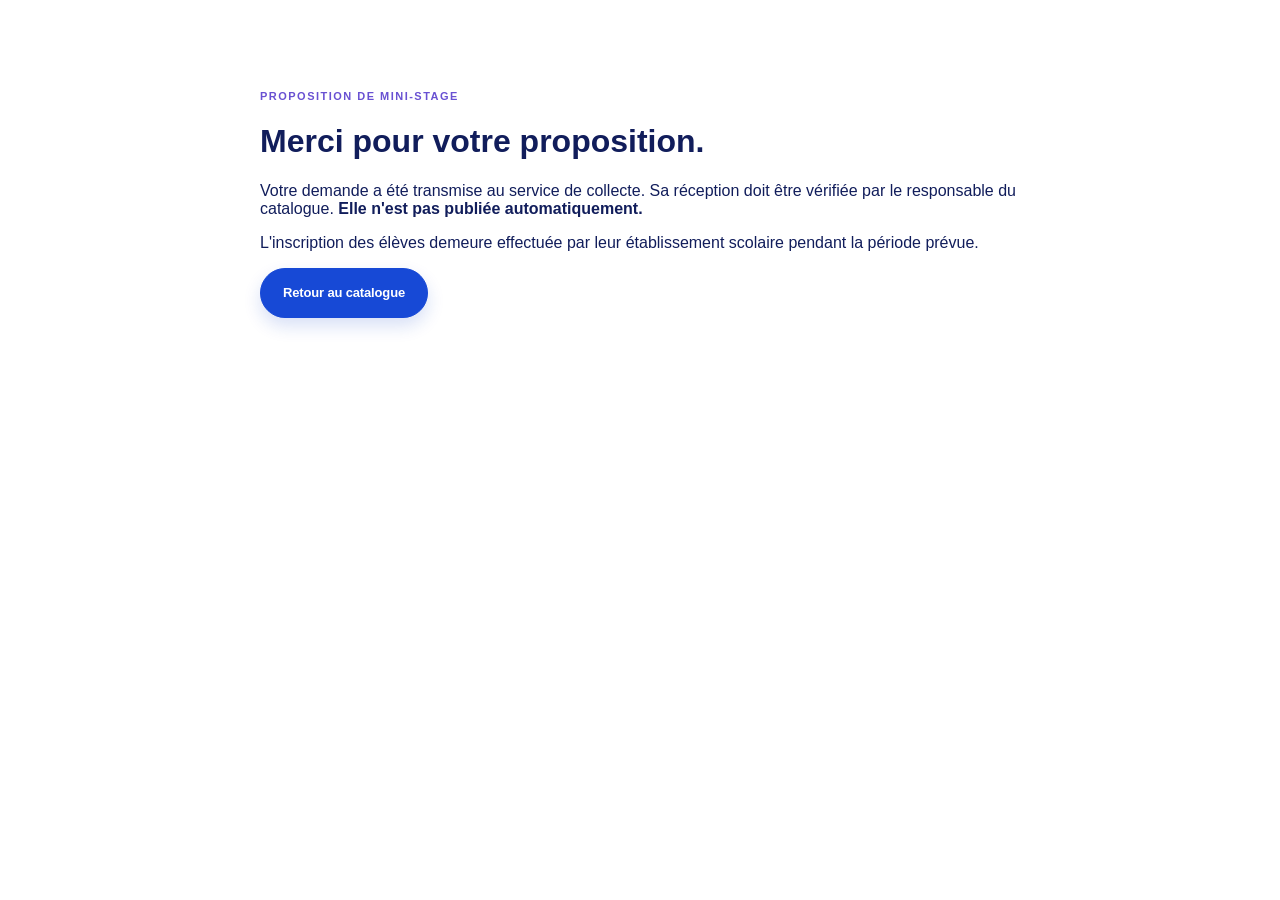
<file: proposition-envoyee.html>
<!doctype html><html lang="fr"><head><meta charset="utf-8"><meta name="viewport" content="width=device-width,initial-scale=1"><title>Proposition transmise — Mini-stages</title><link rel="stylesheet" href="styles.css"><link rel="stylesheet" href="theme-vibrant.css"></head><body><main class="container" style="max-width:760px;padding:90px 0;min-height:70vh"><div class="section-kicker">PROPOSITION DE MINI-STAGE</div><h1>Merci pour votre proposition.</h1><p>Votre demande a été transmise au service de collecte. Sa réception doit être vérifiée par le responsable du catalogue. <strong>Elle n'est pas publiée automatiquement.</strong></p><p>L'inscription des élèves demeure effectuée par leur établissement scolaire pendant la période prévue.</p><p><a class="button button-dark" href="./">Retour au catalogue</a></p></main></body></html>
</file>
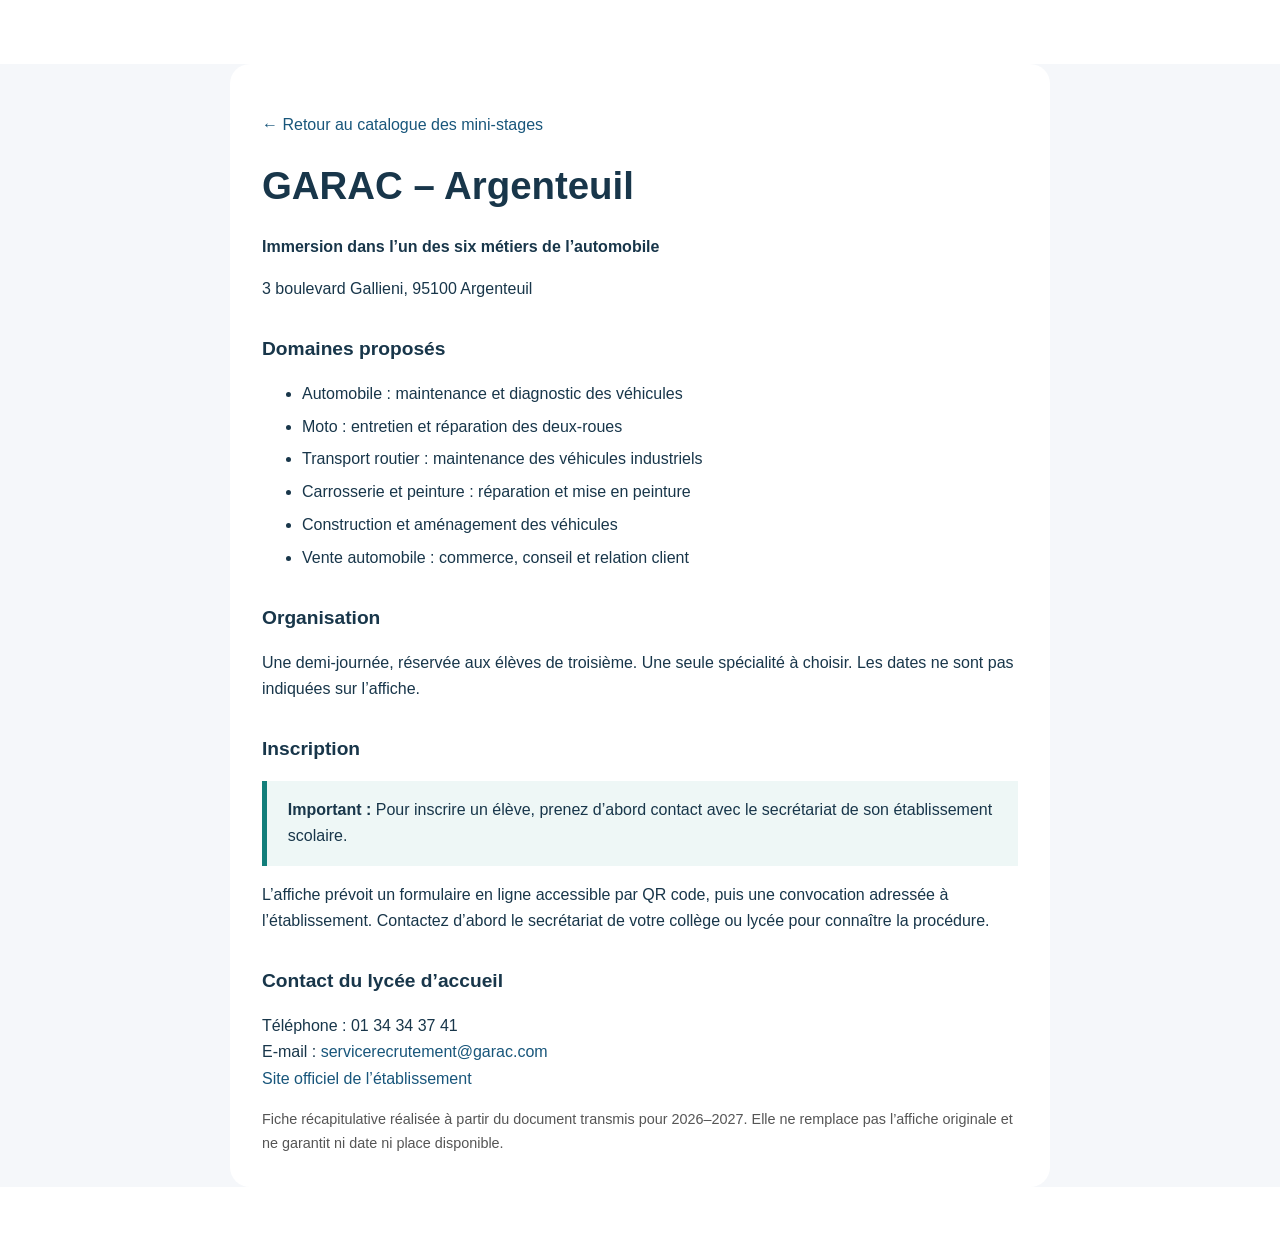
<file: documents/garac-mini-stage-2026-2027.html>
<!doctype html><html lang="fr"><head><meta charset="utf-8"><meta name="viewport" content="width=device-width, initial-scale=1"><title>GARAC – Argenteuil — mini-stage 2026-2027</title><link rel="stylesheet" href="../styles.css"><style>body{background:#f5f7fa}main{max-width:820px;margin:4rem auto;padding:2rem;background:#fff;border-radius:20px;line-height:1.65}h1{font-size:2.4rem;margin:0.4em 0}h2{margin-top:1.6em;font-size:1.2rem}li{margin:.4em 0}.advice{border-left:5px solid #127e7a;padding:1rem 1.3rem;background:#eef7f6}a{color:#18567b}footer{font-size:.9em;color:#555}</style></head><body><main><p><a href="../">← Retour au catalogue des mini-stages</a></p><h1>GARAC – Argenteuil</h1><p><strong>Immersion dans l’un des six métiers de l’automobile</strong></p><p>3 boulevard Gallieni, 95100 Argenteuil</p><h2>Domaines proposés</h2><ul><li>Automobile : maintenance et diagnostic des véhicules</li><li>Moto : entretien et réparation des deux-roues</li><li>Transport routier : maintenance des véhicules industriels</li><li>Carrosserie et peinture : réparation et mise en peinture</li><li>Construction et aménagement des véhicules</li><li>Vente automobile : commerce, conseil et relation client</li></ul><h2>Organisation</h2><p>Une demi-journée, réservée aux élèves de troisième. Une seule spécialité à choisir. Les dates ne sont pas indiquées sur l’affiche.</p><h2>Inscription</h2><p class="advice"><strong>Important :</strong> Pour inscrire un élève, prenez d’abord contact avec le secrétariat de son établissement scolaire.</p><p>L’affiche prévoit un formulaire en ligne accessible par QR code, puis une convocation adressée à l’établissement. Contactez d’abord le secrétariat de votre collège ou lycée pour connaître la procédure.</p><h2>Contact du lycée d’accueil</h2><p>Téléphone : 01 34 34 37 41<br>E-mail : <a href="mailto:servicerecrutement@garac.com">servicerecrutement@garac.com</a><br><a href="https://www.garac.com" rel="noopener noreferrer" target="_blank">Site officiel de l’établissement</a></p><footer>Fiche récapitulative réalisée à partir du document transmis pour 2026–2027. Elle ne remplace pas l’affiche originale et ne garantit ni date ni place disponible.</footer></main></body></html>
</file>
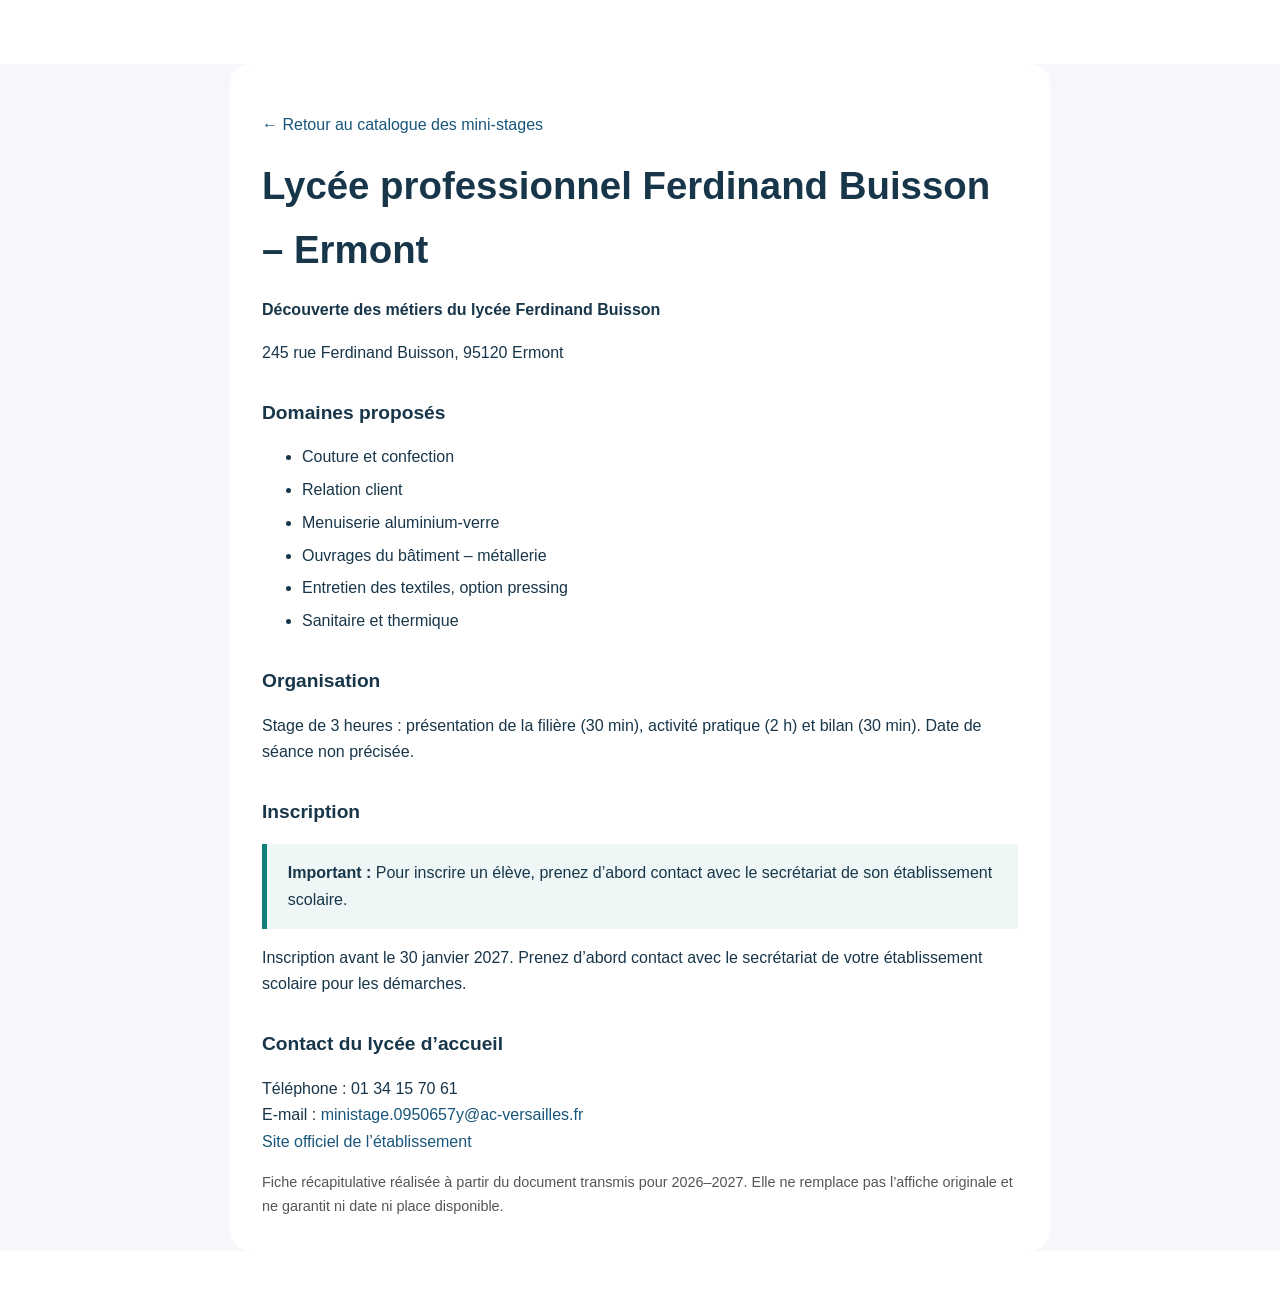
<file: documents/lycee-ferdinand-buisson-mini-stages-2026-2027.html>
<!doctype html><html lang="fr"><head><meta charset="utf-8"><meta name="viewport" content="width=device-width, initial-scale=1"><title>Lycée professionnel Ferdinand Buisson – Ermont — mini-stage 2026-2027</title><link rel="stylesheet" href="../styles.css"><style>body{background:#f5f7fa}main{max-width:820px;margin:4rem auto;padding:2rem;background:#fff;border-radius:20px;line-height:1.65}h1{font-size:2.4rem;margin:0.4em 0}h2{margin-top:1.6em;font-size:1.2rem}li{margin:.4em 0}.advice{border-left:5px solid #127e7a;padding:1rem 1.3rem;background:#eef7f6}a{color:#18567b}footer{font-size:.9em;color:#555}</style></head><body><main><p><a href="../">← Retour au catalogue des mini-stages</a></p><h1>Lycée professionnel Ferdinand Buisson – Ermont</h1><p><strong>Découverte des métiers du lycée Ferdinand Buisson</strong></p><p>245 rue Ferdinand Buisson, 95120 Ermont</p><h2>Domaines proposés</h2><ul><li>Couture et confection</li><li>Relation client</li><li>Menuiserie aluminium-verre</li><li>Ouvrages du bâtiment – métallerie</li><li>Entretien des textiles, option pressing</li><li>Sanitaire et thermique</li></ul><h2>Organisation</h2><p>Stage de 3 heures : présentation de la filière (30 min), activité pratique (2 h) et bilan (30 min). Date de séance non précisée.</p><h2>Inscription</h2><p class="advice"><strong>Important :</strong> Pour inscrire un élève, prenez d’abord contact avec le secrétariat de son établissement scolaire.</p><p>Inscription avant le 30 janvier 2027. Prenez d’abord contact avec le secrétariat de votre établissement scolaire pour les démarches.</p><h2>Contact du lycée d’accueil</h2><p>Téléphone : 01 34 15 70 61<br>E-mail : <a href="mailto:ministage.0950657y@ac-versailles.fr">ministage.0950657y@ac-versailles.fr</a><br><a href="https://lyc-buisson-ermont.ac-versailles.fr" rel="noopener noreferrer" target="_blank">Site officiel de l’établissement</a></p><footer>Fiche récapitulative réalisée à partir du document transmis pour 2026–2027. Elle ne remplace pas l’affiche originale et ne garantit ni date ni place disponible.</footer></main></body></html>
</file>
<file: styles.css>
:root{--ink:#18364a;--navy:#143b52;--navy-deep:#103246;--muted:#637781;--teal:#21786f;--accent:#ecc18b;--cream:#faf7f2;--wash:#f4f7f7;--line:#dfe7e7;--white:#fff;--shadow:0 14px 44px rgba(16,50,70,.075);font-family:Inter,ui-sans-serif,-apple-system,BlinkMacSystemFont,"Segoe UI",sans-serif;color:var(--ink);background:#fff;font-synthesis:none}
*,*::before,*::after{box-sizing:border-box}html{scroll-behavior:smooth;scroll-padding-top:90px}body{margin:0;min-width:320px}button,input,select{font:inherit}button{cursor:pointer}a{color:inherit;text-decoration:none}a:hover{text-decoration:none}img,svg{max-width:100%}[hidden]{display:none!important}.container{width:min(1160px,calc(100% - 52px));margin-inline:auto}.sr-only{position:absolute!important;width:1px;height:1px;padding:0;margin:-1px;overflow:hidden;clip:rect(0,0,0,0);white-space:nowrap;border:0}.skip-link{position:absolute;left:15px;top:-55px;background:white;z-index:999;padding:12px;color:var(--ink)}.skip-link:focus{top:12px}a:focus-visible,button:focus-visible,input:focus-visible,select:focus-visible{outline:3px solid #e3aa4e;outline-offset:3px}
.demo-banner{padding:10px 24px;text-align:center;background:#ffe8aa;color:#4c3a1c;font-size:13px;line-height:1.6}.demo-banner a{text-decoration:underline;margin-left:13px;font-weight:700}
.site-header{background:#fff;position:relative;z-index:2;border-bottom:1px solid #edf0f0}.nav-inner{display:flex;align-items:center;justify-content:space-between;min-height:86px;gap:24px}.brand{display:inline-flex;gap:12px;align-items:center;flex-shrink:0}.brand-mark{height:48px;width:48px;border-radius:14px;display:grid;place-items:center;background:var(--navy)}.brand-text{display:flex;flex-direction:column;gap:1px;line-height:1}.brand-text strong,.site-footer strong{font-size:25px;letter-spacing:-1.2px;font-weight:850;color:var(--navy)}.brand-dot{color:#dca860}.brand-text small{font-size:11px;font-weight:700;letter-spacing:.075em;color:#82919a;text-transform:uppercase;margin-top:5px}.main-nav{display:flex;align-items:center;gap:37px;font-size:13px;font-weight:700}.main-nav>a:not(.nav-manage){color:#415967}.main-nav>a:hover{color:var(--teal)}.nav-manage{padding:13px 17px;border:1px solid #d7e2e3;border-radius:8px;color:var(--navy);white-space:nowrap}.nav-manage span{margin-left:12px;color:var(--teal)}.mobile-nav-link{display:none;font-weight:800;font-size:13px}
.hero{min-height:510px;position:relative;overflow:hidden;background:var(--navy);color:white}.hero::before{content:"";position:absolute;inset:0;background:radial-gradient(ellipse 700px 550px at 85% 35%,rgba(48,113,117,.5),transparent 72%),linear-gradient(115deg,#173c52 20%,#174b5d 100%)}.hero-grain{position:absolute;inset:0;opacity:.14;background-image:radial-gradient(#fff .55px,transparent .6px);background-size:16px 16px;mask-image:linear-gradient(90deg,transparent 35%,black 100%)}.hero-grid{position:relative;z-index:1;display:grid;grid-template-columns:1.04fr .96fr;align-items:center;gap:50px;min-height:510px}.hero-copy{padding:60px 0 60px 0;max-width:625px}.eyebrow{display:flex;gap:11px;align-items:center;color:#ddc099;letter-spacing:.16em;font-size:11px;font-weight:800;margin-bottom:20px}.eyebrow-line{height:2px;width:27px;background:#e3b779}.hero h1{font-size:clamp(40px,4.6vw,63px);font-weight:800;letter-spacing:-.047em;line-height:1.13;margin:0 0 22px;max-width:680px}.hero h1 em{font-family:Georgia,serif;font-weight:400;letter-spacing:-.035em;color:#e9c18e}.hero-copy>p{font-size:16px;line-height:1.8;color:#d3e1e4;max-width:475px;margin:0 0 31px}.button{display:inline-flex;justify-content:center;align-items:center;gap:22px;border-radius:9px;min-height:48px;padding:14px 21px;font-size:13px;font-weight:800;border:1px solid transparent;transition:transform .2s,background .2s,color .2s}.button:hover{transform:translateY(-2px)}.button-light{background:#fff;color:var(--navy)}.button-light:hover{background:#f1eddf}.button-dark{background:var(--navy);color:#fff}.button-dark:hover{background:#245b6d}.button-outline{background:#fff;color:var(--navy);border-color:#d7e2e3}.button-outline:hover{background:#f4faf9}.hero-location{margin-top:29px;font-size:12px;display:flex;align-items:center;gap:9px;color:#c7d9dc}.hero-location span:first-child{font-size:21px;color:#e9c18e}.hero-location strong{font-weight:750;color:white}
.hero-art{height:420px;position:relative;display:flex;align-items:center;justify-content:center}.hero-orbit{border:1px solid rgba(224,244,239,.15);border-radius:50%;position:absolute}.hero-orbit-one{width:475px;height:475px}.hero-orbit-two{width:600px;height:600px}.art-card{position:absolute;box-shadow:0 24px 55px rgba(0,25,39,.14);border-radius:18px}.art-card-main{width:286px;height:338px;background:#fffcf7;transform:rotate(-5deg);padding:24px;z-index:2;color:var(--ink);top:38px;left:50%;margin-left:-145px}.art-card-top{display:flex;align-items:center;justify-content:space-between}.art-icon{height:35px;width:35px;display:grid;place-items:center;background:#e6f0e9;color:#2c786e;font-size:25px;border-radius:10px}.art-label{font-size:9px;letter-spacing:.14em;font-weight:800;color:#8a9b9f}.art-illustration{margin:21px 0 18px;position:relative;height:127px;border-radius:12px;background:#e0eee8;overflow:hidden;display:grid;place-items:center}.art-illustration::after{content:"";position:absolute;width:230px;height:85px;border-radius:50%;background:#aacfc5;bottom:-64px;left:0}.illus-building{position:relative;width:116px;height:81px;background:#e8b778;z-index:2;border-radius:6px 6px 0 0;box-shadow:18px 14px 0 #ecdbc1}.illus-building::before{content:"";position:absolute;top:-27px;left:-11px;width:138px;height:36px;transform:skewX(-26deg);background:#285f65;clip-path:polygon(21% 0,100% 0,81% 100%,0 100%)}.illus-building i{width:16px;height:24px;background:#fff6e7;position:absolute;top:18px;border-radius:2px}.illus-building i:nth-child(1){left:16px}.illus-building i:nth-child(2){left:49px}.illus-building i:nth-child(3){left:82px}.illus-building b{position:absolute;left:48px;width:19px;height:26px;bottom:0;background:#23566c}.illus-sun{position:absolute;width:50px;height:50px;background:#f1c17d;border-radius:50%;top:12px;right:28px}.art-card-main>strong{font-size:19px;line-height:1.35;letter-spacing:-.045em;display:block}.art-card-bottom{border-top:1px solid #e9e9e0;padding-top:13px;margin-top:14px;display:flex;align-items:center;justify-content:space-between;color:#849296;font-size:9px;font-weight:700}.mini-avatars{background:#e8c692;padding:4px 6px;border-radius:8px;color:#52615b;font-size:11px}.mini-avatars span{color:#3f7474}.art-card-back{top:56px;right:0;width:150px;height:115px;background:#c5dacb;transform:rotate(14deg);z-index:1;display:flex;gap:6px;flex-direction:column;padding:18px;font-size:13px;color:var(--navy)}.art-card-icon{font-size:25px;color:#518d80;line-height:1}.art-sticker{position:absolute;bottom:18px;left:15px;width:105px;height:105px;background:#e8b77a;color:var(--navy);z-index:3;border-radius:50%;transform:rotate(15deg);display:flex;flex-direction:column;align-items:center;justify-content:center;font-family:Georgia,serif;font-size:31px;font-weight:bold;box-shadow:0 12px 25px #001b2a24}.art-sticker small{font-family:ui-sans-serif,system-ui;font-size:10px;text-transform:uppercase;letter-spacing:.08em}
.highlights{border-bottom:1px solid var(--line);background:white}.highlights-grid{display:grid;grid-template-columns:repeat(3,1fr);padding:29px 0}.highlight{display:flex;gap:15px;align-items:center;justify-content:center;border-right:1px solid var(--line)}.highlight:first-child{justify-content:flex-start}.highlight:last-child{border:0;justify-content:flex-end}.highlight-icon{font-family:Georgia,serif;width:44px;height:44px;background:#f1f6f4;border-radius:12px;display:grid;place-items:center;color:#387d71;font-size:27px}.highlight span:last-child{display:flex;flex-direction:column;gap:4px}.highlight strong{font-size:13px}.highlight small{font-size:11px;color:#71838b}
.listing-section{background:#fafcfc;padding:81px 0 80px}.section-heading{display:flex;align-items:end;justify-content:space-between;gap:25px;margin-bottom:30px}.section-kicker{font-size:11px;color:#20796c;font-weight:850;letter-spacing:.17em;margin-bottom:12px}.section-heading h2,.steps-section h2{font-size:clamp(29px,3.5vw,42px);letter-spacing:-.045em;line-height:1.17;margin:0 0 13px;color:var(--navy)}.section-heading p{font-size:14px;color:var(--muted);margin:0}.section-count{display:flex;gap:12px;align-items:center;flex-shrink:0}.section-count strong{font-size:44px;letter-spacing:-.05em;color:var(--teal)}.section-count span{font-size:11px;line-height:1.5;color:var(--muted);font-weight:700}
.filter-panel{border:1px solid #e1e9e9;border-radius:14px;box-shadow:0 12px 30px rgba(20,59,82,.045);padding:18px;background:#fff}.search-field{display:flex;align-items:center;height:54px;border:1px solid #dbe5e5;background:#f8faf9;border-radius:9px;padding:0 16px;gap:13px}.search-icon{color:#537b7e;display:flex}.search-field input{flex:1;min-width:0;background:transparent;border:0;outline:none;font-size:14px;color:var(--ink)}.search-field input::placeholder{color:#899ba0}.search-field input:focus{outline:none}.search-field:focus-within{outline:2px solid #7cc1b0;outline-offset:1px}kbd{font-size:10px;color:#93a2a6;border:1px solid #e3e8e7;border-radius:5px;padding:5px 8px;background:#fff;font-family:inherit}.filter-row{display:grid;grid-template-columns:repeat(4,1fr);gap:13px;margin-top:14px}.filter-select label{display:block;font-size:10px;font-weight:800;letter-spacing:.035em;text-transform:uppercase;color:#738790;margin-bottom:7px}.filter-select select{appearance:none;width:100%;background:#fff url("data:image/svg+xml,%3Csvg xmlns='http://www.w3.org/2000/svg' width='16' height='16' viewBox='0 0 24 24' fill='none' stroke='%23546c76' stroke-width='2' stroke-linecap='round' stroke-linejoin='round'%3E%3Cpath d='m6 9 6 6 6-6'/%3E%3C/svg%3E") right 13px center/16px no-repeat;border:1px solid #dde6e6;border-radius:8px;height:43px;padding:0 34px 0 12px;font-size:12px;color:#3e5662;cursor:pointer}.results-header{display:flex;justify-content:space-between;align-items:center;margin:27px 0 18px;gap:10px}.results-header p{margin:0;font-size:13px;color:#687f88}.clear-filters{border:0;background:transparent;color:#147366;font-size:12px;font-weight:800;padding:7px}.cards-grid{display:grid;grid-template-columns:repeat(3,minmax(0,1fr));gap:20px;min-height:0}.stage-card{background:white;border:1px solid #e2e9e9;border-radius:14px;display:flex;flex-direction:column;box-shadow:0 5px 22px rgba(16,50,70,.035);transition:transform .18s,box-shadow .18s;overflow:hidden}.stage-card:hover{transform:translateY(-3px);box-shadow:var(--shadow)}.card-top{padding:23px 23px 14px;flex:1}.card-badges{display:flex;justify-content:space-between;gap:7px;align-items:start;margin-bottom:20px;min-height:25px}.tag{display:inline-flex;align-items:center;gap:5px;border-radius:5px;background:#eef6f1;color:#25766a;padding:7px 9px;font-size:10px;font-weight:800;line-height:1.2}.tag.status{white-space:nowrap;background:#eef7f1;color:#238065}.tag.status.closed{background:#fbf0e2;color:#a16c2f}.tag.status.past{background:#edf1f3;color:#77868e}.tag.status.full{background:#fce9e7;color:#af544d}.school-line{font-size:11px;font-weight:750;letter-spacing:.01em;color:#66818a;margin-bottom:7px;line-height:1.6}.stage-card h3{color:var(--navy);font-size:19px;letter-spacing:-.033em;line-height:1.36;margin:0 0 15px;min-height:52px}.card-description{font-size:12px;line-height:1.7;color:#617681;margin:0 0 20px;display:-webkit-box;-webkit-line-clamp:3;-webkit-box-orient:vertical;overflow:hidden;min-height:60px}.card-meta{border-top:1px solid #edf1f1;padding:15px 0 0;display:flex;flex-direction:column;gap:11px;color:#476373;font-size:12px}.meta-line{display:flex;gap:9px;align-items:flex-start}.meta-icon{font-size:15px;color:#398779;line-height:1.1;width:18px;flex-shrink:0}.card-footer{padding:15px 23px 19px;border-top:1px solid #edf1f1;display:flex;justify-content:space-between;align-items:center;gap:8px}.card-type{font-size:11px;font-weight:700;color:#879b9e}.card-detail{border:0;background:transparent;color:#1b786d;font-size:12px;font-weight:800;padding:5px 0}.card-detail:hover{text-decoration:underline}.data-note{font-size:11px;line-height:1.6;color:#87999d;text-align:center;margin:27px 0 0}.empty-state{padding:54px 25px 57px;border:1px dashed #cbdcda;border-radius:15px;background:#fff;text-align:center}.empty-illustration{width:76px;height:76px;display:grid;place-items:center;margin:0 auto 18px;border-radius:23px;background:#f0f7f4;color:#298675;font-size:51px}.empty-state h3{margin:0 0 10px;color:var(--navy);font-size:22px;letter-spacing:-.035em}.empty-state p{font-size:13px;color:#6c848a;line-height:1.75;max-width:460px;margin:0 auto}.empty-actions{display:flex;justify-content:center;gap:12px;flex-wrap:wrap;margin-top:22px}
.steps-section{padding:88px 0 91px;background:white}.steps-section h2{font-size:clamp(29px,3.5vw,40px);margin-bottom:38px}.steps-grid{display:grid;grid-template-columns:repeat(3,1fr);gap:21px}.step{position:relative;border:1px solid #e5ebea;border-radius:13px;background:#fff;padding:27px 30px 29px;min-height:226px}.step-num{position:absolute;right:25px;top:24px;color:#d1dddc;font-size:28px;font-weight:850;letter-spacing:-.04em}.step-pict{height:50px;width:50px;display:grid;place-items:center;border-radius:12px;background:#eaf4f1;color:#278173;font-size:32px;margin-bottom:20px}.step:nth-child(2) .step-pict{background:#faf1e4;color:#b78342}.step:nth-child(3) .step-pict{background:#e8f1f4;color:#386d90}.step h3{font-size:20px;letter-spacing:-.04em;margin:0 0 10px;color:var(--navy)}.step p{margin:0;font-size:12px;color:#6e8087;line-height:1.8;max-width:265px}
.help-section{background:#fff;padding:0 0 80px}.help-card{background:#1e5b61;min-height:185px;color:#fff;border-radius:15px;padding:35px 43px;display:flex;align-items:center;justify-content:space-between;gap:30px;background-image:radial-gradient(circle at 80% 0,rgba(130,198,170,.16),transparent 40%)}.help-kicker{font-size:10px;letter-spacing:.14em;font-weight:800;color:#d3bd95}.help-card h2{margin:8px 0 10px;font-size:26px;letter-spacing:-.035em}.help-card p{margin:0;color:#d1e4e2;font-size:13px}.help-card .button{flex-shrink:0}
.site-footer{background:#f5f8f7;border-top:1px solid #e5ebe9;padding:43px 0 22px}.footer-main{display:flex;justify-content:space-between;gap:30px;padding-bottom:30px}.site-footer strong{font-size:25px}.site-footer p{font-size:12px;color:#73868d;margin:10px 0 0}.footer-links{display:flex;align-items:start;gap:23px;flex-wrap:wrap;font-size:12px;font-weight:700;color:#42626c}.footer-links a:hover{color:#18806d}.footer-bottom{border-top:1px solid #dce6e4;display:flex;justify-content:space-between;gap:18px;padding-top:19px;font-size:10px;line-height:1.5;color:#849699}
.detail-dialog{position:fixed;max-height:min(90dvh,900px);overflow:auto;width:min(620px,calc(100vw - 26px));border:0;border-radius:15px;padding:0;box-shadow:0 35px 100px #00182755;color:var(--ink)}.detail-dialog::backdrop{background:#102c40ad;backdrop-filter:blur(3px)}.detail-header{background:#f3f8f7;padding:28px 31px 23px;position:relative}.detail-close{position:absolute;right:15px;top:14px;background:white;border:1px solid #dae6e3;width:34px;height:34px;border-radius:8px;font-size:22px;color:#3b606c}.detail-header .tag{margin-bottom:12px}.detail-header h2{color:var(--navy);font-size:26px;line-height:1.27;margin:0 35px 9px 0;letter-spacing:-.04em}.detail-header p{margin:0;font-size:13px;color:#5a7880}.detail-body{padding:28px 31px 31px}.detail-info{display:grid;grid-template-columns:1fr 1fr;gap:18px;margin-bottom:25px}.detail-info>div{min-width:0}.detail-info small{display:block;font-size:10px;color:#7b9096;font-weight:750;text-transform:uppercase;letter-spacing:.08em;margin-bottom:6px}.detail-info strong{display:block;font-size:13px;line-height:1.5;overflow-wrap:anywhere}.detail-block{padding-top:19px;border-top:1px solid #e5eded;margin-top:18px}.detail-block h3{margin:0 0 10px;color:var(--navy);font-size:14px}.detail-block p{font-size:13px;line-height:1.8;color:#5b717b;white-space:pre-wrap;margin:0}.detail-links{display:flex;align-items:center;gap:10px;flex-wrap:wrap;margin-top:24px}.detail-links .button{font-size:12px}.detail-links a:not(.button){font-size:12px;color:#18766a;text-decoration:underline}.detail-fineprint{font-size:11px;color:#85959c;line-height:1.6;margin-top:18px}
/* Gestion des données */
.admin-body{background:#f7faf9}.admin-top{background:var(--navy);color:white;padding:55px 0 48px}.admin-top .section-kicker{color:var(--accent)}.admin-top h1{font-size:clamp(32px,4vw,48px);letter-spacing:-.05em;line-height:1.12;margin:0 0 12px}.admin-top p{font-size:14px;line-height:1.8;color:#d4e2e5;max-width:680px;margin:0}.admin-layout{padding:37px 0 85px;display:grid;grid-template-columns:1fr 350px;align-items:start;gap:26px}.admin-panel{padding:29px 30px;background:white;border:1px solid #dfe8e7;box-shadow:0 8px 25px #163b5008;border-radius:14px}.admin-panel h2{color:var(--navy);font-size:22px;letter-spacing:-.035em;margin:0 0 6px}.admin-panel .subtle{font-size:12px;color:#70858d;line-height:1.7;margin:0 0 25px}.admin-form{display:grid;grid-template-columns:1fr 1fr;gap:17px 15px}.field{display:flex;flex-direction:column;gap:7px;min-width:0}.field.wide{grid-column:1/-1}.field label{font-size:12px;font-weight:800;color:#46606a}.field .req{color:#b45a3d}.field input,.field select,.field textarea{width:100%;font:inherit;font-size:13px;border:1px solid #d8e3e2;border-radius:8px;padding:11px 12px;background:#fff;color:var(--ink);min-height:43px}.field textarea{resize:vertical;min-height:90px;line-height:1.6}.field .hint{font-size:11px;color:#82959a;line-height:1.55}.admin-form-actions{grid-column:1/-1;display:flex;gap:11px;align-items:center;flex-wrap:wrap;padding-top:6px}.admin-secondary{border:1px solid #d8e4e0;border-radius:8px;background:white;color:#526c72;padding:12px 16px;font-weight:750;font-size:12px}.admin-secondary:hover{background:#f4f8f8}.admin-sidebar{display:flex;flex-direction:column;gap:20px}.admin-sidebar .admin-panel{padding:24px}.admin-sidebar h2{font-size:18px}.admin-steps{padding-left:21px;font-size:12px;line-height:1.9;color:#5a7077}.admin-steps li+li{margin-top:8px}.admin-steps strong{color:var(--navy)}.admin-actions{display:flex;flex-direction:column;gap:10px}.admin-actions .button,.admin-actions .admin-secondary{width:100%}.admin-alert{background:#fff7e6;border:1px solid #f3dfb4;padding:13px 15px;border-radius:9px;color:#75572d;font-size:12px;line-height:1.65;margin-top:19px}.admin-status{padding:10px 13px;border-radius:8px;background:#eaf5ef;color:#216955;font-size:12px;margin:14px 0 0}.admin-status.error{background:#fff0ed;color:#a44a3a}.admin-records{margin-top:27px}.admin-records-head{display:flex;justify-content:space-between;align-items:center;gap:10px;margin-bottom:14px}.admin-records-head h2{margin:0}.admin-count{font-size:11px;font-weight:800;color:#2a766c;background:#eaf4f0;padding:5px 9px;border-radius:6px}.record-list{display:flex;flex-direction:column;gap:10px}.record-item{border:1px solid #e2eae9;border-radius:9px;padding:14px;display:flex;align-items:center;justify-content:space-between;gap:10px}.record-item strong{display:block;font-size:12px;line-height:1.5;color:var(--navy);margin-bottom:4px}.record-item p{font-size:11px;color:#69838c;margin:0}.record-buttons{display:flex;gap:7px}.record-buttons button{background:#f6f9f8;border:1px solid #dfe8e6;border-radius:6px;padding:8px;color:#1b6b66;font-size:11px;font-weight:800}.record-buttons button.danger{color:#a55353}.record-empty{font-size:12px;color:#70848a;background:#f6f9f8;padding:20px;border-radius:8px}.admin-intro-note{margin:0 0 24px;border-left:3px solid #edb970;padding:13px 17px;background:#fff7ea;font-size:12px;line-height:1.7;color:#775e36}.import-row{display:flex;gap:10px;align-items:center;flex-wrap:wrap}.import-label{display:inline-flex;cursor:pointer;align-items:center;justify-content:center;font-weight:750;font-size:12px;padding:12px 16px;border-radius:8px;background:#fff;border:1px solid #d8e4e0}.import-label input{display:none}.compact-link{font-size:12px;color:#21796b;text-decoration:underline}
@media(max-width:1050px){.main-nav{gap:19px}.hero-art{transform:scale(.88)}.hero-grid{gap:25px}.cards-grid{grid-template-columns:repeat(2,minmax(0,1fr))}.admin-layout{grid-template-columns:minmax(0,1fr) 300px}.highlight strong{font-size:12px}.highlight{gap:10px}}
@media(max-width:760px){.container{width:min(100% - 34px,580px)}.nav-inner{min-height:74px}.brand-mark{width:41px;height:41px}.brand-text strong{font-size:22px}.brand-text small{font-size:9px}.main-nav{display:none}.mobile-nav-link{display:block}.hero-grid{grid-template-columns:1fr;gap:0}.hero{min-height:0}.hero-copy{padding:56px 0 20px}.hero h1{font-size:clamp(38px,9.7vw,52px);max-width:550px}.hero-copy>p{font-size:14px;max-width:480px}.hero-art{height:290px;transform:scale(.72);transform-origin:top center;margin-top:-5px;margin-bottom:-54px}.art-card-main{top:5px}.art-card-back{top:30px;right:7%}.art-sticker{bottom:36px;left:5%}.highlights-grid{grid-template-columns:1fr;gap:13px;padding:25px 0}.highlight,.highlight:first-child,.highlight:last-child{justify-content:flex-start;border:0}.highlight-icon{width:38px;height:38px}.listing-section{padding:58px 0}.section-heading{align-items:start}.section-count strong{font-size:35px}.section-count span{font-size:10px}.section-heading p{font-size:12px}.filter-row{grid-template-columns:repeat(2,minmax(0,1fr))}.cards-grid{grid-template-columns:1fr}.stage-card h3{min-height:0}.card-description{min-height:0}.steps-section{padding:62px 0}.steps-grid{grid-template-columns:1fr;gap:12px}.step{min-height:0}.help-section{padding-bottom:58px}.help-card{padding:30px;flex-direction:column;align-items:start}.footer-main{flex-direction:column}.footer-links{row-gap:13px}.footer-bottom{flex-direction:column;gap:8px}.admin-top{padding:42px 0}.admin-layout{grid-template-columns:1fr;padding-top:24px}.admin-panel{padding:23px}.admin-sidebar{order:-1}.admin-sidebar .admin-panel:first-child{display:none}}
@media(max-width:450px){.container{width:calc(100% - 28px)}.hero-copy{padding-top:44px}.hero h1{font-size:39px}.hero-art{transform:scale(.68);margin-top:-14px}.eyebrow{font-size:10px}.section-heading{flex-direction:column;gap:13px}.section-count{align-self:start}.section-count strong{font-size:30px}.section-count span br{display:none}.desktop-only{display:none}.filter-row{grid-template-columns:1fr}.filter-panel{padding:14px}.detail-info{grid-template-columns:1fr}.detail-header,.detail-body{padding-left:20px;padding-right:20px}.admin-form{grid-template-columns:1fr}.record-item{align-items:start;flex-direction:column}.record-buttons{align-self:end}.hero-art{height:250px;margin-bottom:-47px}.art-card-back{right:-6%}}
@media(prefers-reduced-motion:reduce){html{scroll-behavior:auto}*,*:before,*:after{transition:none!important}}

/* Procédure de demande : mise en avant, accessible sur mobile. */
.request-notice{background:#fafcfc;padding:28px 0 0}.request-notice-inner{display:grid;grid-template-columns:minmax(220px,0.8fr) minmax(0,1.4fr);gap:34px;padding:28px 32px;border:1px solid #cddfdd;border-radius:17px;background:#edf7f5}.request-notice h2{font-size:clamp(22px,2.5vw,30px);line-height:1.18;margin:0}.request-notice p{font-size:14px;line-height:1.6;margin:0 0 12px}.request-notice p:last-child{margin-bottom:0}@media(max-width:750px){.request-notice-inner{grid-template-columns:1fr;gap:16px;padding:23px 21px}.request-notice{padding-top:18px}}

/* Indicateur visuel de l'état des inscriptions : couleur + libellé accessible. */
.tag.status{display:inline-flex;align-items:center;gap:7px;border-radius:999px;padding:8px 11px;background:#f1f3f4;color:#57636b;border:1px solid #d6dfe3;font-weight:800}
.tag.status::before{content:"";display:inline-block;flex:none;height:10px;width:10px;border-radius:50%;background:#89959c;box-shadow:0 0 0 2px #fff}
.tag.status.open{background:#e2f6e9;color:#17643b;border-color:#9aceaf}
.tag.status.open::before{background:#168343}
.tag.status.closed,.tag.status.past,.tag.status.full{background:#fde8e6;color:#9b2525;border-color:#edb4af}
.tag.status.closed::before,.tag.status.past::before,.tag.status.full::before{background:#d42c2c}
.tag.status.upcoming{background:#f2f4f5;color:#57636b;border-color:#d6dfe3}

.status-legend{display:flex;flex-wrap:wrap;align-items:center;gap:10px 12px;margin:19px 0 5px}.status-legend .tag{font-size:11px;line-height:1.3}
</file>
<file: theme-vibrant.css>
/* Charte graphique dynamique Mini-stages 2026–2027
   Refonte additive : conserve les composants, fonctions et contraintes de l'ancienne version. */
:root{
  --ink:#111D5B;
  --navy:#142D8E;
  --navy-deep:#111B61;
  --muted:#556582;
  --teal:#0AAFB7;
  --accent:#FFD352;
  --cream:#FFFCF4;
  --wash:#F5F8FF;
  --line:#E0E6F6;
  --white:#fff;
  --shadow:0 17px 45px rgba(28,50,122,.105);
  --royal:#1749D6;
  --coral:#FF5A6E;
  --violet:#865DDE;
  --sunny:#FFCA48;
  --mint:#41CFBE;
  font-family: "Trebuchet MS", Inter, ui-sans-serif, -apple-system, BlinkMacSystemFont,"Segoe UI",sans-serif;
  color:var(--ink)
}
html{scroll-padding-top:95px}
body{background:#fff;color:var(--ink)}
::selection{background:#FFE18A;color:#172A79}
a:focus-visible,button:focus-visible,input:focus-visible,select:focus-visible,textarea:focus-visible{outline:3px solid #FFBA38;outline-offset:3px}
.container{width:min(1240px,calc(100% - 58px))}
.site-header{position:relative;z-index:12;background:#fff;border-color:#E7ECFA;box-shadow:0 4px 22px rgba(43,61,132,.045)}
.nav-inner{min-height:79px;gap:24px}
.brand{gap:12px}
.brand-mark{width:53px;height:50px;border-radius:15px 16px 14px 18px;background:linear-gradient(145deg,#0758E6,#142BA2);box-shadow:0 7px 18px #1A42BD26;transform:rotate(-6deg)}
.brand-mark svg{transform:rotate(6deg)}
.brand-text{line-height:1;gap:0}
.brand-text strong{font-size:23px;letter-spacing:-1.05px;color:#111D5B}
.brand-text small{margin-top:4px;font-size:15px;font-weight:850;line-height:1;letter-spacing:-.06em;text-transform:none;color:#111D5B}
.brand-dot{color:#FFAA3D}
.main-nav{gap:28px;font-size:13px}
.main-nav>a:not(.nav-manage){color:#182455;transition:color .15s}
.main-nav>a:not(.nav-manage):hover{color:var(--royal)}
.nav-manage{display:inline-flex;align-items:center;gap:4px;background:linear-gradient(115deg,#FF6E73,#FF4A6A);border:0;color:#fff;border-radius:999px;padding:13px 19px;box-shadow:0 8px 20px #F64D6630;font-weight:850}
.nav-manage:hover{background:linear-gradient(120deg,#F3546A,#DD3655);color:#fff}
.nav-manage span{margin-left:4px;color:white}
.mobile-nav-link{color:#1749D6}
.hero{min-height:565px;isolation:isolate;background:#F8FBFF;color:#111D5B}
.hero::before{content:"";position:absolute;inset:0;z-index:-1;background:
 radial-gradient(ellipse 590px 370px at 84% 13%,rgba(137,210,255,.65),transparent 78%),
 radial-gradient(ellipse 490px 310px at 27% 95%,rgba(216,180,255,.56),transparent 80%),
 radial-gradient(ellipse 430px 290px at 62% 72%,rgba(133,247,228,.50),transparent 78%),
 linear-gradient(113deg,#FFFFFF 9%,#F3F5FF 64%,#E8F8FF 100%)}
.hero::after{content:"";position:absolute;right:-180px;bottom:-205px;width:460px;height:460px;border-radius:45%;background:#FFC76144;transform:rotate(-18deg);z-index:-1}
.hero-grain{opacity:.33;inset:0;background-image:radial-gradient(#729DFF .75px,transparent .8px);background-size:23px 23px;mask-image:linear-gradient(90deg,transparent 12%,black 100%)}
.hero-grid{grid-template-columns:minmax(0,1fr) minmax(0,1.15fr);gap:12px;align-items:center;min-height:565px}
.hero-copy{padding:65px 0 90px;max-width:650px;position:relative;z-index:2}
.eyebrow{color:#6C48BB;letter-spacing:.125em;font-size:11px;font-weight:900;display:inline-flex;padding:8px 12px;background:#EDE5FF;border-radius:999px;margin-bottom:23px}
.eyebrow-line{width:10px;height:10px;border-radius:50%;background:#7855D9}
.hero h1{font-size:clamp(37px,4.65vw,65px);line-height:1.095;font-weight:950;letter-spacing:-.056em;max-width:680px;color:#101C61;margin-bottom:23px}
.hero h1 em{font:inherit;font-weight:950;letter-spacing:inherit;font-style:normal;color:#101B5A;background:linear-gradient(180deg,transparent 9%,#FFCE4E 9%,#FFE16D 91%,transparent 91%);-webkit-box-decoration-break:clone;box-decoration-break:clone;padding:0 .1em;border-radius:13px}
.hero-copy>p{color:#3A4969;line-height:1.77;font-size:16px;max-width:520px;margin:0 0 26px;padding-left:18px;border-left:4px solid #27C9C8}
.hero-actions{display:flex;flex-wrap:wrap;gap:12px}
.button{border-radius:999px;min-height:50px;padding:13px 22px;font-weight:850;gap:10px;letter-spacing:-.012em;box-shadow:0 8px 20px transparent;transition:transform .18s,box-shadow .18s,background .18s}
.button:hover{transform:translateY(-3px);box-shadow:0 10px 21px #1645B622}
.hero-actions .button-light,.button-dark{background:#1749D6;color:#fff;border-color:#1749D6;box-shadow:0 8px 17px #1545C82A}
.hero-actions .button-light:hover,.button-dark:hover{background:#103BBB;color:#fff}
.button-coral{background:linear-gradient(120deg,#FF6375,#FF4362);color:white;box-shadow:0 8px 18px #FC49642D}
.button-coral:hover{background:#E94461}
.button-outline{border-color:#CDD7F2;color:#173991}
.hero-location{margin-top:25px;color:#586A8F;font-weight:650;font-size:12px;gap:8px}
.hero-location span:first-child{color:#6040CA;font-size:22px}
.hero-location strong{color:#173991}
.hero-art{height:535px;position:relative;display:flex;align-items:center;justify-content:center;transform:none!important;margin:0!important;min-width:0;z-index:1}
.hero-illustration{display:block;width:min(115%,690px);max-width:none;height:auto;max-height:540px;object-fit:contain;filter:drop-shadow(0 12px 13px rgba(39,74,150,.07));transform:translate(12px,3px)}
/* Filters are visually attached to the hero but retain their original DOM ids and JS. */
.quick-search{position:relative;z-index:5;margin-top:-32px;background:transparent;padding:0 0 11px}
.quick-search .filter-panel{display:grid;grid-template-columns:minmax(0,1fr) auto;gap:13px 15px;background:#fff;border:1px solid #ECEDF7;border-radius:22px;padding:24px 27px 25px;box-shadow:0 16px 45px rgba(43,71,159,.135)}
.filter-head{grid-column:1/-1;display:flex;align-items:baseline;gap:12px;flex-wrap:wrap}
.filter-head strong{font-size:19px;font-weight:950;letter-spacing:-.03em;color:#182360}
.filter-head span{font-size:12px;color:#67769A;font-weight:600}
.quick-search .search-field{grid-column:1;grid-row:2;height:53px;background:#F8FAFF;border:1px solid #E1E7F4;border-radius:12px}
.quick-search .search-field:focus-within{outline:2px solid #A3A7FD;border-color:#6682E8}
.search-icon{color:#455ED2}
.search-field input{color:#192A70;font-weight:600}
.search-field input::placeholder{color:#7E89A8}
.quick-search .filter-submit{grid-column:2;grid-row:2;background:#1646D0;color:white;white-space:nowrap;border-radius:12px;padding:12px 22px;box-shadow:none}
.quick-search .filter-submit:hover{background:#1036B4;color:white}
.quick-search .filter-row{grid-column:1/-1;grid-row:3;display:grid;grid-template-columns:repeat(4,minmax(0,1fr));gap:14px;margin:1px 0 0}
.filter-select label{font-size:11px;font-weight:900;color:#4A53A5;letter-spacing:.025em;margin-bottom:6px}
.filter-select select{background-color:white;border:1px solid #DEE5F4;height:45px;border-radius:11px;color:#253469;font-weight:650}
.highlights{background:#fff;border-color:#EAF0FA}
.highlights-grid{padding:23px 0}
.highlight{gap:14px}
.highlight-icon{font-family:inherit;background:#ECF1FF;color:#3254D7;border-radius:15px;font-size:27px}
.highlight:nth-child(2) .highlight-icon{background:#FFF0E4;color:#F67258}
.highlight:nth-child(3) .highlight-icon{background:#E6FAF5;color:#06A79C}
.highlight strong{color:#1B2964;font-size:13px}
.highlight small{color:#657697;font-size:11px}
.request-notice{background:#fff;padding:22px 0 0}
.request-notice-inner{border:1px solid #F6DFF4;background:linear-gradient(115deg,#FFF6FE 0%,#F6F3FF 49%,#E8FAFA 100%);border-radius:23px;padding:31px 35px;grid-template-columns:minmax(240px,.7fr) 1.4fr;box-shadow:0 10px 28px #485FC30A}
.request-notice h2{font-size:clamp(23px,2.6vw,33px);line-height:1.19;color:#17236E;letter-spacing:-.04em}
.request-notice p{color:#3F4C76;font-size:13px;line-height:1.7}
.request-notice p strong{color:#1838AA}
.section-kicker{color:#6951D2;font-size:11px;letter-spacing:.135em}
.listing-section{padding:74px 0 81px;background:linear-gradient(180deg,#fff 0%,#F8FAFF 100%)}
.section-heading h2,.steps-section h2{color:#101C62;font-weight:930;letter-spacing:-.045em}
.section-heading p{color:#6B7895}
.accent-underline{background:linear-gradient(180deg,transparent 65%,#FFE290 65%,#FFE290 93%,transparent 93%);-webkit-box-decoration-break:clone;box-decoration-break:clone}
.section-count{background:#E9F2FF;border-radius:18px;padding:12px 18px}
.section-count strong{color:#2451DC}
.section-count span{color:#5E6E95}
.status-legend{margin:0 0 21px;gap:8px}
.status-legend .tag{font-size:11px}
.tag{border-radius:999px;background:#EEE8FF;color:#5C3FBE}
.tag.status{padding:8px 12px}
.cards-grid{grid-template-columns:repeat(auto-fit,minmax(min(100%,318px),1fr));gap:20px}
.stage-card{border:1px solid #E4E8F6;border-radius:21px;overflow:hidden;box-shadow:0 8px 22px #263D9A0C;transition:transform .2s ease,box-shadow .2s ease;background:#fff}
.stage-card:hover{transform:translateY(-5px);box-shadow:0 19px 35px #2E4A8E22}
.card-visual{position:relative;display:grid;place-items:center;overflow:hidden;height:141px;font-size:75px;line-height:1;background:linear-gradient(120deg,#C1FAF3,#90DFF3);isolation:isolate}
.card-visual::before{content:"";position:absolute;right:-49px;top:-92px;width:225px;height:225px;border:35px solid #FFF9;border-radius:50%;z-index:-1}
.card-visual::after{content:"";position:absolute;left:-46px;bottom:-93px;width:200px;height:200px;border-radius:50%;background:#FFFFFF70;z-index:-1}
.card-tone-coral .card-visual{background:linear-gradient(125deg,#FFE3CF,#FF91A3)}
.card-tone-purple .card-visual{background:linear-gradient(125deg,#E1D3FF,#A99CFA)}
.card-tone-blue .card-visual{background:linear-gradient(125deg,#CAE9FF,#A7BAFF)}
.card-tone-yellow .card-visual{background:linear-gradient(125deg,#FFEDD0,#FFD572)}
.card-tone-mint .card-visual{background:linear-gradient(125deg,#D4FFE9,#88E4CC)}
.card-top{padding:23px 24px 15px}
.card-badges{margin-bottom:14px;align-items:center;flex-wrap:wrap;min-height:23px}
.card-badges>.tag:first-child{font-size:10px;font-weight:900}
.stage-card h3{color:#15235F;font-size:21px;line-height:1.28;letter-spacing:-.035em;margin:0 0 12px}
.card-description{color:#53617F;line-height:1.62;font-size:12px}
.card-meta{border-top:1px solid #E9EEF8;margin-top:16px;padding-top:14px}
.meta-line{color:#50607D;font-size:11px;line-height:1.65}
.card-footer{border-top:1px solid #E9EDF8;padding:16px 24px 19px}
.card-type{font-weight:800;color:#666FA7}
.card-detail{background:#ECF3FF;border-radius:999px;color:#1F44BE;padding:12px 15px;font-size:12px;transition:background .2s}
.card-detail:hover{background:#DCE7FF;text-decoration:none}
.data-note{color:#657393;margin-top:25px;font-size:12px}
.results-header{color:#26366F}
.empty-state{background:linear-gradient(145deg,#F5FCFF,#F9F5FF);border:1px dashed #C7CEFF;border-radius:20px}
.steps-section{background:linear-gradient(120deg,#F9F5FF,#F9FCFF 58%,#F2FDFB);padding:78px 0 88px}
.steps-section h2{margin-bottom:31px}
.steps-grid{gap:20px}
.step{border:1px solid #DCE5FF;background:#E5F0FF;border-radius:22px;padding:29px 27px;box-shadow:0 12px 25px #304DC708;min-height:228px}
.step:nth-child(2){background:#FFF0F0;border-color:#FCE3E7}
.step:nth-child(3){background:#E4FAF6;border-color:#D4F3E9}
.step-num{left:25px;right:auto;top:19px;width:39px;height:39px;border-radius:50%;background:#315DDF;color:white;display:grid;place-items:center;font-size:18px;letter-spacing:0;box-shadow:0 5px 13px #426ADD44}
.step:nth-child(2) .step-num{background:#FF5969;box-shadow:0 5px 13px #FA557044}
.step:nth-child(3) .step-num{background:#05B6AF;box-shadow:0 5px 13px #00B2AF44}
.step-pict{margin:34px 0 12px auto;background:#fffC!important;border-radius:16px;font-size:31px;color:#1847C5!important;width:58px;height:58px}
.step h3{color:#131F66;font-size:19px;line-height:1.32;letter-spacing:-.03em}
.step p{color:#4F6081;line-height:1.67}
.help-section{background:linear-gradient(120deg,#F9F5FF,#F7FBFF)}
.help-card{border-radius:24px;background:linear-gradient(125deg,#1B43BB,#503DCC 58%,#8A50D8);min-height:215px;padding:35px 45px;box-shadow:0 15px 30px #2E3DB42B}
.help-kicker{color:#FFE292}
.help-card h2{font-size:30px;letter-spacing:-.045em}
.help-card p{color:#F0F0FF;line-height:1.7}
.help-card .button-light{background:#FFE274;color:#1C2B70;border-color:#FFE274}
.help-card .button-light:hover{background:#FFCD45}
.site-footer{background:#F8F9FF;border-color:#E4E9FA}
.site-footer strong{color:#172362}
.site-footer p,.footer-links{color:#657397}
.footer-links a:hover{color:#184DD4}
.footer-bottom{border-color:#E0E6F5;color:#66768E}
.detail-header{background:linear-gradient(120deg,#EFF3FF,#E6FCFA)}
.detail-header h2{color:#10216B}
.detail-info strong,.detail-body h3{color:#14266E}
/* Sub-pages and admin retain same brand treatment. */
.admin-body{background:#F7F9FF}
.admin-top{background:linear-gradient(120deg,#173DBD,#4F49CE 60%,#864BE0)}
.admin-top .section-kicker{color:#FFDB69}
.admin-top p{color:#F1F3FF}
.admin-panel{border-color:#E1E6F5;border-radius:20px;box-shadow:0 8px 27px #263B9710}
.admin-intro-note{background:#EAF5FF;color:#20366A;border-left-color:#35C3CF}
.admin-form input,.admin-form select,.admin-form textarea{border-color:#DCE4F7}
.proposal-main{background:linear-gradient(110deg,#F8F6FF,#F8FDFF)!important}
.proposal-top h1{color:#111E64}
.proposal-top h1 em{font-style:normal;background:#FFDB66;padding:0 .1em;border-radius:9px}
.proposal-panel{border-color:#DFE6F6!important;box-shadow:0 11px 28px #213B8710!important}
.proposal-side{background:#EAF9F7!important}
.proposal-action{background:#1A48D2}
.proposal-action:hover{background:#0F35B5}
.proposal-notice{background:#E8F6FB;border-color:#1AB4C0}
.proposal-field input:focus,.proposal-field select:focus,.proposal-field textarea:focus{outline:3px solid #BED3FF;border-color:#366BE3}
@media(min-width:1000px){.hero-illustration{width:115%}.hero-grid{gap:0}}
@media(max-width:1000px){
  .nav-inner{gap:15px}
  .main-nav{gap:15px}
  .hero-grid{grid-template-columns:1.05fr .95fr}
  .hero-copy{padding:62px 0 84px}
  .hero h1{font-size:clamp(35px,4.9vw,54px)}
  .hero-art{height:445px}
  .hero-illustration{width:120%;max-height:470px}
  .cards-grid{grid-template-columns:repeat(auto-fit,minmax(min(100%,280px),1fr))}
}
@media(max-width:750px){
  .container{width:calc(100% - 34px)}
  .nav-inner{min-height:68px}
  .brand-mark{width:43px;height:42px}
  .brand-text strong{font-size:20px}
  .brand-text small{font-size:13px}
  .main-nav{display:none}
  .mobile-nav-link{display:inline-flex;background:#EAF1FF;padding:10px 12px;border-radius:100px;font-size:11px}
  .hero{min-height:0}
  .hero-grid{display:flex;flex-direction:column;gap:0;min-height:0}
  .hero-copy{padding:44px 0 14px;max-width:640px;align-self:stretch}
  .hero h1{font-size:clamp(35px,9vw,53px);line-height:1.13}
  .hero-copy>p{font-size:14px;line-height:1.7}
  .hero-actions{gap:9px}
  .hero-actions .button{min-height:46px;padding:12px 17px;font-size:12px}
  .hero-art{height:auto!important;min-height:0;max-height:none;transform:none!important;margin:0!important;display:block;width:100%}
  .hero-illustration{width:min(100%,575px)!important;max-height:none;height:auto;transform:translateX(0);margin:0 auto;display:block}
  .quick-search{margin-top:-15px}
  .quick-search .filter-panel{padding:20px 18px;gap:12px;grid-template-columns:1fr}
  .quick-search .filter-head{grid-column:1}
  .filter-head strong{font-size:17px}
  .quick-search .search-field{grid-row:2;grid-column:1}
  .quick-search .filter-submit{grid-row:4;grid-column:1;width:100%;text-align:center}
  .quick-search .filter-row{grid-row:3;grid-column:1;grid-template-columns:repeat(2,minmax(0,1fr));gap:12px}
  .highlights-grid{grid-template-columns:1fr;gap:13px;padding:24px 0}
  .highlight,.highlight:first-child,.highlight:last-child{justify-content:flex-start;border:0}
  .request-notice-inner{grid-template-columns:1fr;gap:16px;padding:25px 24px}
  .listing-section{padding:55px 0}
  .steps-section{padding:61px 0}
  .steps-grid{grid-template-columns:1fr;gap:13px}
  .step{min-height:0}
  .help-card{padding:29px 25px}
}
@media(max-width:450px){
  .container{width:calc(100% - 28px)}
  .hero-copy{padding-top:33px}
  .hero h1{font-size:37px}
  .hero-art{height:auto!important;margin:0!important;transform:none!important}
  .hero-illustration{width:100%!important}
  .hero-actions .button{width:100%;justify-content:center}
  .quick-search .filter-row{grid-template-columns:1fr}
  .filter-head span{font-size:11px}
  .card-top{padding:19px}
  .card-footer{padding:15px 19px}
  .section-count{padding:9px 13px}
  .step{padding:25px 23px}
}
@media(prefers-reduced-motion:reduce){
  .stage-card,.button{transition:none}
}
/* Illustration fournie par l'utilisateur : conserver l'image complète dans le hero. */
.hero-illustration-user{display:block;width:min(113%,680px);aspect-ratio:1672/941;height:auto;max-height:none;object-fit:contain;border-radius:22px;box-shadow:0 17px 38px rgba(22,53,135,.17);transform:translateX(7px)}
@media(max-width:750px){.hero-illustration-user{width:min(100%,590px)!important;transform:none;margin:0 auto 13px;box-shadow:0 12px 27px rgba(22,53,135,.14)}}

/* Mentions obligatoires sur la disponibilité des mini-stages */
.availability-notice{margin-top:12px!important;padding:12px 15px;border-radius:12px;border:1px solid #F2D494;background:#FFF6DC;color:#5D431D!important;font-weight:700}
.card-availability-notice{font-size:11px;line-height:1.55;font-weight:800;color:#765321;background:#FFF7E4;border-radius:9px;padding:9px 12px;margin:15px 0 0}
.detail-availability-notice{border-left:4px solid #E6AA40;border-radius:8px;background:#FFF7E5;color:#614A26;font-size:13px;line-height:1.65;padding:13px 16px;margin:18px 0}


/* Bouton d'impression de la fiche détaillée (tous les mini-stages). */
.detail-print-actions{display:flex;justify-content:flex-end;margin:0 0 23px}
.detail-print-button{border-radius:11px;min-height:42px;font-size:13px}
.print-header-caption{display:none}

/* Impression A4 : seule la fiche ouverte est imprimée, sans la page d'accueil. */
@media print {
  @page{size:A4 portrait;margin:14mm 16mm}
  html,body{margin:0!important;padding:0!important;background:#fff!important;color:#161616!important;overflow:visible!important}
  body > :not(#detailDialog){display:none!important}
  #detailDialog{
    display:block!important;position:static!important;inset:auto!important;
    top:auto!important;left:auto!important;right:auto!important;bottom:auto!important;
    transform:none!important;width:100%!important;max-width:none!important;
    height:auto!important;max-height:none!important;min-height:0!important;
    margin:0!important;padding:0!important;overflow:visible!important;
    border:0!important;border-radius:0!important;background:#fff!important;
    box-shadow:none!important;color:#161616!important;
  }
  #detailDialog::backdrop{display:none!important}
  #detailContent{display:block!important}
  .detail-close,.detail-print-actions{display:none!important}
  .print-header-caption{
    display:block!important;color:#1749A5!important;
    font-size:10pt!important;font-weight:800!important;
    text-transform:uppercase;letter-spacing:.08em;margin:0 0 7mm!important;
  }
  .detail-header{background:#fff!important;padding:0 0 7mm!important;border-bottom:2px solid #183B91!important}
  .detail-header .tag{display:inline-block!important;background:none!important;color:#34496B!important;border:1px solid #B0BED8!important;margin:0 0 4mm!important;padding:2mm 3mm!important;font-size:8pt!important}
  .detail-header h2{font-size:19pt!important;line-height:1.17!important;color:#15235D!important;margin:0 0 3mm!important;letter-spacing:normal!important}
  .detail-header>p:not(.print-header-caption){color:#374660!important;font-size:11pt!important}
  .detail-body{padding:7mm 0 0!important}
  .detail-info{display:grid!important;grid-template-columns:1fr 1fr!important;gap:5mm 9mm!important;margin:0 0 7mm!important}
  .detail-info>div{break-inside:avoid;page-break-inside:avoid}
  .detail-info small{color:#58667C!important;font-size:8pt!important;margin-bottom:1mm!important;letter-spacing:.035em}
  .detail-info strong{color:#18243A!important;font-size:10pt!important;line-height:1.45!important;overflow-wrap:anywhere}
  .detail-block{background:#fff!important;border-top:1px solid #DBE1E8!important;padding-top:4mm!important;margin-top:4mm!important;break-inside:auto}
  .detail-block h3{font-size:11pt!important;font-weight:800!important;color:#16366E!important;margin:0 0 2mm!important;break-after:avoid;page-break-after:avoid}
  .detail-block p{font-size:9.5pt!important;line-height:1.5!important;color:#232D3C!important;white-space:pre-wrap!important;overflow-wrap:anywhere}
  .detail-availability-notice{
    background:#fff!important;border:1px solid #B8BFCB!important;border-left:3px solid #60738C!important;
    color:#243149!important;padding:3mm!important;margin:5mm 0!important;font-size:9pt!important;
    line-height:1.45!important;break-inside:avoid;page-break-inside:avoid
  }
  .detail-links{display:block!important;margin-top:5mm!important;padding-top:4mm!important;border-top:1px solid #DBE1E8!important}
  .detail-links a,.detail-links a.button{
    display:block!important;width:auto!important;background:none!important;color:#173B7B!important;
    box-shadow:none!important;border:0!important;padding:1mm 0!important;min-height:0!important;
    font-size:9pt!important;font-weight:650!important;text-decoration:none!important;
    overflow-wrap:anywhere!important;white-space:normal!important
  }
  .detail-links a:not([href^="mailto:"])::after{content:" — " attr(href);font-size:8pt;font-weight:400;color:#4D5669;overflow-wrap:anywhere}
  .detail-fineprint{font-size:8pt!important;color:#59657A!important;margin-top:5mm!important;break-inside:avoid}
  .detail-body>section{orphans:3;widows:3}
}
</file>
